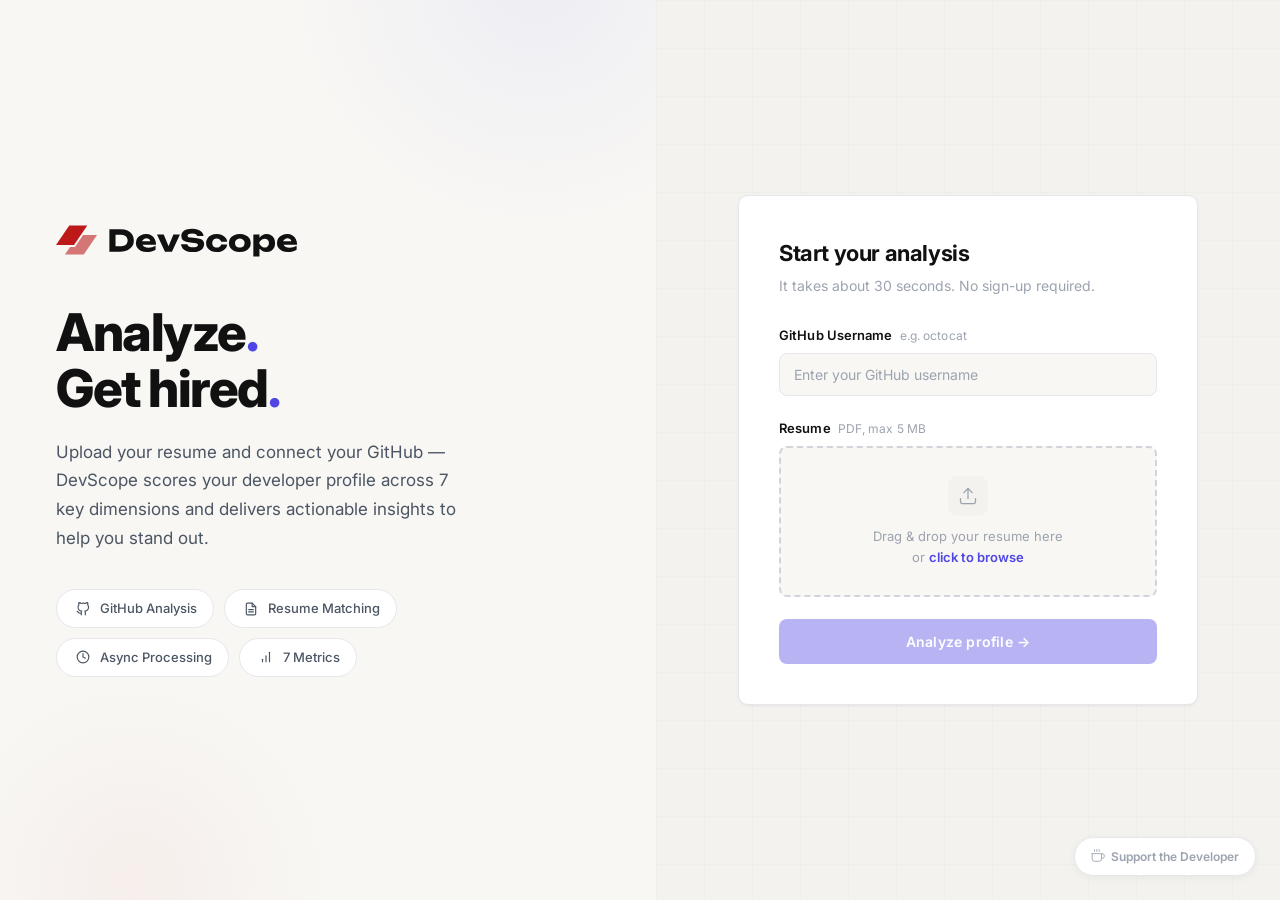
<file: src/main/resources/static/index.html>
<!DOCTYPE html>
<html lang="en">
<head>
  <meta charset="UTF-8">
  <meta name="viewport" content="width=device-width, initial-scale=1.0">
  <title>DevScope - Analyze Your Developer Profile</title>
  <link rel="icon" type="image/svg+xml" href="/favicon.svg">
  <meta name="description" content="DevScope analyzes your GitHub profile and resume to generate a comprehensive developer score with actionable suggestions for career growth.">
  <link rel="stylesheet" href="styles.css">
</head>
<body>

  <div class="split-layout">
    <!-- ════════════════════════════════════════════════════════════════
         LEFT COLUMN — Hero / Marketing
         ════════════════════════════════════════════════════════════════ -->
    <div class="split-left">
      <div class="left-content">

        <!-- Brand Logo (SVG) -->
        <div class="brand-logo">
          <svg data-logo="logo" xmlns="http://www.w3.org/2000/svg" viewBox="0 0 282.5899963378906 39.775" width="282.5899963378906" height="39.775">
            <g id="logogram" transform="translate(0, 2.8874999999999993) rotate(0 24 17)"><path d="M15.4992 0H36.5808L21.0816 22.9729H0L15.4992 0Z" fill="#BE1919"/><path d="M16.4224 25.102L10.4192 34H32.5008L48 11.0271H31.7024L22.2064 25.102H16.4224Z" fill="#D57676"/></g>
            <g id="logotype" transform="translate(54, 0.5)"><path fill="#111111" d="M8.45 6.75L21.54 6.75Q26.20 6.75 29.71 8.38Q33.23 10.00 35.17 12.96Q37.12 15.92 37.12 19.88L37.12 19.88Q37.12 23.83 35.17 26.79Q33.23 29.75 29.71 31.37Q26.20 33 21.54 33L21.54 33L8.45 33L8.45 6.75ZM15.66 9.79L15.66 29.95L12.20 26.56L22.10 26.56Q24.45 26.56 26.18 25.74Q27.91 24.91 28.86 23.41Q29.80 21.91 29.80 19.88L29.80 19.88Q29.80 17.81 28.86 16.32Q27.91 14.83 26.18 14.01Q24.45 13.19 22.10 13.19L22.10 13.19L12.20 13.19L15.66 9.79ZM52.10 33.56L52.10 33.56Q48.46 33.56 45.60 32.23Q42.75 30.90 41.11 28.50Q39.46 26.11 39.46 22.92L39.46 22.92Q39.46 19.80 41.04 17.44Q42.61 15.08 45.36 13.75Q48.11 12.42 51.57 12.42L51.57 12.42Q55.18 12.42 57.71 13.98Q60.25 15.53 61.63 18.37Q63.02 21.20 63.02 25.05L63.02 25.05L45.24 25.05L45.24 20.75L58.99 20.75L56.65 22.25Q56.51 20.71 55.88 19.65Q55.25 18.58 54.21 18.02Q53.18 17.46 51.75 17.46L51.75 17.46Q50.17 17.46 49.05 18.09Q47.93 18.72 47.30 19.82Q46.67 20.92 46.67 22.39L46.67 22.39Q46.67 24.28 47.53 25.60Q48.39 26.91 50.05 27.61Q51.71 28.31 54.13 28.31L54.13 28.31Q56.33 28.31 58.52 27.73Q60.71 27.16 62.49 26.11L62.49 26.11L62.49 30.66Q60.43 32.05 57.78 32.81Q55.14 33.56 52.10 33.56ZM72.05 13.01L78.87 29.61L76.42 29.57L83.35 13.01L90.98 13.01L81.64 33L73.48 33L64.14 13.01L72.05 13.01ZM92.28 24.39L92.28 24.39L99.66 24.39Q99.84 25.48 100.68 26.28Q101.52 27.09 102.93 27.52Q104.35 27.96 106.28 27.96L106.28 27.96Q108.94 27.96 110.48 27.28Q112.02 26.59 112.02 25.27L112.02 25.27Q112.02 24.25 111.14 23.69Q110.27 23.13 107.78 22.88L107.78 22.88L102.88 22.43Q97.46 21.94 95.01 19.96Q92.56 17.98 92.56 14.63L92.56 14.63Q92.56 11.89 94.15 10.00Q95.74 8.11 98.63 7.15Q101.52 6.19 105.37 6.19L105.37 6.19Q109.15 6.19 112.09 7.26Q115.03 8.32 116.76 10.28Q118.49 12.24 118.63 14.83L118.63 14.83L111.28 14.83Q111.14 13.89 110.39 13.21Q109.64 12.52 108.34 12.16Q107.05 11.79 105.23 11.79L105.23 11.79Q102.78 11.79 101.34 12.44Q99.91 13.08 99.91 14.34L99.91 14.34Q99.91 15.25 100.76 15.81Q101.62 16.38 103.86 16.58L103.86 16.58L109.08 17.11Q112.82 17.46 115.06 18.32Q117.30 19.17 118.32 20.68Q119.33 22.18 119.33 24.42L119.33 24.42Q119.33 27.19 117.69 29.24Q116.04 31.29 113.07 32.42Q110.09 33.56 106.14 33.56L106.14 33.56Q102.08 33.56 98.98 32.42Q95.88 31.29 94.13 29.20Q92.38 27.12 92.28 24.39ZM139.21 24.56L146.31 24.56Q146.04 27.26 144.36 29.29Q142.68 31.32 140.00 32.44Q137.32 33.56 134.00 33.56L134.00 33.56Q130.32 33.56 127.52 32.23Q124.72 30.90 123.15 28.52Q121.57 26.14 121.57 23.02L121.57 23.02Q121.57 19.88 123.15 17.49Q124.72 15.11 127.52 13.77Q130.32 12.42 134.00 12.42L134.00 12.42Q137.32 12.42 140.00 13.56Q142.68 14.69 144.36 16.71Q146.04 18.72 146.31 21.45L146.31 21.45L139.21 21.45Q138.83 19.66 137.43 18.70Q136.03 17.74 134.00 17.74L134.00 17.74Q132.42 17.74 131.25 18.35Q130.08 18.96 129.43 20.14Q128.78 21.31 128.78 23.02L128.78 23.02Q128.78 24.70 129.43 25.88Q130.08 27.05 131.25 27.66Q132.42 28.27 134.00 28.27L134.00 28.27Q136.03 28.27 137.44 27.26Q138.86 26.24 139.21 24.56L139.21 24.56ZM161.05 33.56L161.05 33.56Q157.20 33.56 154.33 32.25Q151.46 30.93 149.85 28.54Q148.24 26.14 148.24 23.02L148.24 23.02Q148.24 19.84 149.85 17.46Q151.46 15.08 154.33 13.75Q157.20 12.42 161.05 12.42L161.05 12.42Q164.87 12.42 167.75 13.75Q170.64 15.08 172.25 17.46Q173.86 19.84 173.86 23.02L173.86 23.02Q173.86 26.14 172.25 28.54Q170.64 30.93 167.75 32.25Q164.87 33.56 161.05 33.56ZM161.05 28.27L161.05 28.27Q162.80 28.27 164.04 27.64Q165.28 27.02 165.95 25.82Q166.62 24.63 166.62 23.02L166.62 23.02Q166.62 21.34 165.95 20.17Q165.28 19 164.04 18.37Q162.80 17.74 161.05 17.74L161.05 17.74Q159.30 17.74 158.04 18.37Q156.78 19 156.12 20.17Q155.45 21.34 155.45 22.99L155.45 22.99Q155.45 24.63 156.12 25.82Q156.78 27.02 158.04 27.64Q159.30 28.27 161.05 28.27ZM176.87 38.77L176.87 13.01L184.04 13.01L184.04 18.75L183.73 19.59L183.73 25.20L184.04 26.84L184.04 38.77L176.87 38.77ZM181.77 23.02L181.77 23.02Q182.22 19.77 183.68 17.41Q185.13 15.04 187.37 13.73Q189.61 12.42 192.44 12.42L192.44 12.42Q195.38 12.42 197.61 13.75Q199.83 15.08 201.07 17.46Q202.31 19.84 202.31 23.02L202.31 23.02Q202.31 26.14 201.07 28.54Q199.83 30.93 197.61 32.25Q195.38 33.56 192.44 33.56L192.44 33.56Q189.61 33.56 187.37 32.25Q185.13 30.93 183.69 28.55Q182.26 26.17 181.77 23.02ZM195.10 23.02L195.10 23.02Q195.10 21.52 194.49 20.36Q193.88 19.21 192.78 18.54Q191.68 17.88 190.28 17.88L190.28 17.88Q188.84 17.88 187.54 18.54Q186.25 19.21 185.27 20.36Q184.29 21.52 183.76 23.02L183.76 23.02Q184.29 24.49 185.27 25.65Q186.25 26.80 187.54 27.45Q188.84 28.10 190.28 28.10L190.28 28.10Q191.68 28.10 192.78 27.45Q193.88 26.80 194.49 25.65Q195.10 24.49 195.10 23.02ZM217.12 33.56L217.12 33.56Q213.48 33.56 210.63 32.23Q207.78 30.90 206.13 28.50Q204.49 26.11 204.49 22.92L204.49 22.92Q204.49 19.80 206.06 17.44Q207.63 15.08 210.38 13.75Q213.13 12.42 216.59 12.42L216.59 12.42Q220.20 12.42 222.74 13.98Q225.28 15.53 226.66 18.37Q228.04 21.20 228.04 25.05L228.04 25.05L210.26 25.05L210.26 20.75L224.02 20.75L221.67 22.25Q221.53 20.71 220.90 19.65Q220.27 18.58 219.24 18.02Q218.21 17.46 216.77 17.46L216.77 17.46Q215.19 17.46 214.07 18.09Q212.96 18.72 212.32 19.82Q211.69 20.92 211.69 22.39L211.69 22.39Q211.69 24.28 212.55 25.60Q213.41 26.91 215.07 27.61Q216.74 28.31 219.15 28.31L219.15 28.31Q221.36 28.31 223.54 27.73Q225.73 27.16 227.52 26.11L227.52 26.11L227.52 30.66Q225.45 32.05 222.81 32.81Q220.16 33.56 217.12 33.56Z"/></g>
          </svg>
        </div>

        <!-- Headline -->
        <h1 class="hero-headline">
          Analyze<span class="accent-dot">.</span><br>
          Get hired<span class="accent-dot">.</span>
        </h1>

        <!-- Body -->
        <p class="hero-body">
          Upload your resume and connect your GitHub — DevScope scores your developer profile across 7 key dimensions and delivers actionable insights to help you stand out.
        </p>

        <!-- Feature Badges -->
        <div class="feature-badges">
          <span class="badge">
            <span class="badge-icon">
              <svg width="14" height="14" viewBox="0 0 24 24" fill="none" stroke="currentColor" stroke-width="2" stroke-linecap="round" stroke-linejoin="round"><path d="M9 19c-5 1.5-5-2.5-7-3m14 6v-3.87a3.37 3.37 0 0 0-.94-2.61c3.14-.35 6.44-1.54 6.44-7A5.44 5.44 0 0 0 20 4.77 5.07 5.07 0 0 0 19.91 1S18.73.65 16 2.48a13.38 13.38 0 0 0-7 0C6.27.65 5.09 1 5.09 1A5.07 5.07 0 0 0 5 4.77a5.44 5.44 0 0 0-1.5 3.78c0 5.42 3.3 6.61 6.44 7A3.37 3.37 0 0 0 9 18.13V22"/></svg>
            </span>
            GitHub Analysis
          </span>
          <span class="badge">
            <span class="badge-icon">
              <svg width="14" height="14" viewBox="0 0 24 24" fill="none" stroke="currentColor" stroke-width="2" stroke-linecap="round" stroke-linejoin="round"><path d="M14 2H6a2 2 0 0 0-2 2v16a2 2 0 0 0 2 2h12a2 2 0 0 0 2-2V8z"/><polyline points="14 2 14 8 20 8"/><line x1="16" y1="13" x2="8" y2="13"/><line x1="16" y1="17" x2="8" y2="17"/></svg>
            </span>
            Resume Matching
          </span>
          <span class="badge">
            <span class="badge-icon">
              <svg width="14" height="14" viewBox="0 0 24 24" fill="none" stroke="currentColor" stroke-width="2" stroke-linecap="round" stroke-linejoin="round"><circle cx="12" cy="12" r="10"/><polyline points="12 6 12 12 16 14"/></svg>
            </span>
            Async Processing
          </span>
          <span class="badge">
            <span class="badge-icon">
              <svg width="14" height="14" viewBox="0 0 24 24" fill="none" stroke="currentColor" stroke-width="2" stroke-linecap="round" stroke-linejoin="round"><path d="M12 20V10"/><path d="M18 20V4"/><path d="M6 20v-4"/></svg>
            </span>
            7 Metrics
          </span>
        </div>
      </div>
    </div>

    <!-- ════════════════════════════════════════════════════════════════
         RIGHT COLUMN — Form Card
         ════════════════════════════════════════════════════════════════ -->
    <div class="split-right">
      <div class="form-card" id="formCard">

        <h2 class="form-card-title">Start your analysis</h2>
        <p class="form-card-subtitle">It takes about 30 seconds. No sign-up required.</p>

        <!-- Error -->
        <div class="error-msg" id="errorMsg">
          <span class="err-icon">
            <svg width="16" height="16" viewBox="0 0 24 24" fill="none" stroke="currentColor" stroke-width="2" stroke-linecap="round" stroke-linejoin="round"><circle cx="12" cy="12" r="10"/><line x1="12" y1="8" x2="12" y2="12"/><line x1="12" y1="16" x2="12.01" y2="16"/></svg>
          </span>
          <span id="errorText">Something went wrong. Please try again.</span>
        </div>

        <!-- Form -->
        <form id="analyzeForm" autocomplete="off">
          <!-- GitHub Username -->
          <div class="form-group">
            <label class="form-label" for="githubUsername">
              GitHub Username
              <span class="form-hint">e.g. octocat</span>
            </label>
            <input
              type="text"
              id="githubUsername"
              class="text-input"
              placeholder="Enter your GitHub username"
              required
            >
          </div>

          <!-- Resume Upload -->
          <div class="form-group">
            <label class="form-label">
              Resume
              <span class="form-hint">PDF, max 5 MB</span>
            </label>
            <div class="drop-zone" id="dropZone">
              <div class="drop-zone-icon">
                <svg viewBox="0 0 24 24"><path d="M21 15v4a2 2 0 0 1-2 2H5a2 2 0 0 1-2-2v-4"/><polyline points="17 8 12 3 7 8"/><line x1="12" y1="3" x2="12" y2="15"/></svg>
              </div>
              <div class="drop-zone-text">
                Drag &amp; drop your resume here<br>
                or <strong>click to browse</strong>
              </div>
              <input type="file" id="resumeFile" accept=".pdf,application/pdf">
            </div>
            <div class="file-info" id="fileInfo">
              <svg width="14" height="14" viewBox="0 0 24 24" fill="none" stroke="currentColor" stroke-width="2.5" stroke-linecap="round" stroke-linejoin="round"><polyline points="20 6 9 17 4 12"/></svg>
              <span id="fileInfoText"></span>
            </div>
          </div>

          <!-- CTA -->
          <button type="submit" class="btn-cta" id="submitBtn" disabled>
            Analyze profile →
          </button>
        </form>

        <!-- Loading State -->
        <div class="form-loading" id="formLoading">
          <div class="spinner"></div>
          <div class="loading-title">Analyzing your profile…</div>
          <div class="loading-sub">Fetching GitHub data &amp; scoring. This may take a moment.</div>
        </div>

      </div>
    </div>
  </div>

  <!-- ══════════════════════════════════════════════════════════════════
       SCRIPT
       ══════════════════════════════════════════════════════════════════ -->
  <script>
    // ─── DOM ──────────────────────────────────────────────────────────
    const form         = document.getElementById('analyzeForm');
    const usernameIn   = document.getElementById('githubUsername');
    const resumeIn     = document.getElementById('resumeFile');
    const dropZone     = document.getElementById('dropZone');
    const fileInfo     = document.getElementById('fileInfo');
    const fileInfoText = document.getElementById('fileInfoText');
    const submitBtn    = document.getElementById('submitBtn');
    const formLoading  = document.getElementById('formLoading');
    const errorMsg     = document.getElementById('errorMsg');
    const errorText    = document.getElementById('errorText');

    // ─── Validation ──────────────────────────────────────────────────
    function validate() {
      const ok = usernameIn.value.trim().length > 0 && resumeIn.files.length > 0;
      submitBtn.disabled = !ok;
    }

    usernameIn.addEventListener('input', validate);

    resumeIn.addEventListener('change', () => {
      hideError();
      if (resumeIn.files.length > 0) {
        const file = resumeIn.files[0];

        if (file.size > 5 * 1024 * 1024) {
          showError('File size exceeds the 5MB limit. Please choose a smaller file.');
          resumeIn.value = '';
          fileInfo.classList.remove('visible');
          dropZone.classList.remove('has-file');
          validate();
          return;
        }

        fileInfoText.textContent = file.name;
        fileInfo.classList.add('visible');
        dropZone.classList.add('has-file');
      } else {
        fileInfo.classList.remove('visible');
        dropZone.classList.remove('has-file');
      }
      validate();
    });

    // ─── Drag & Drop ─────────────────────────────────────────────────
    dropZone.addEventListener('dragover', (e) => {
      e.preventDefault();
      dropZone.classList.add('drag-over');
    });
    dropZone.addEventListener('dragleave', () => {
      dropZone.classList.remove('drag-over');
    });
    dropZone.addEventListener('drop', (e) => {
      e.preventDefault();
      dropZone.classList.remove('drag-over');
      if (e.dataTransfer.files.length > 0) {
        resumeIn.files = e.dataTransfer.files;
        resumeIn.dispatchEvent(new Event('change'));
      }
    });

    // ─── Error Helpers ───────────────────────────────────────────────
    function showError(msg) {
      errorText.textContent = msg;
      errorMsg.classList.add('visible');
    }

    function hideError() {
      errorMsg.classList.remove('visible');
    }

    // ─── Form Submit ─────────────────────────────────────────────────
    form.addEventListener('submit', async (e) => {
      e.preventDefault();
      hideError();

      const username = usernameIn.value.trim();
      const file     = resumeIn.files[0];
      if (!username || !file) return;

      // Switch to loading
      form.style.display = 'none';
      formLoading.classList.add('visible');

      try {
        const formData = new FormData();
        formData.append('githubUsername', username);
        formData.append('resume', file);

        // CRITICAL: Do NOT set Content-Type header — let browser handle multipart boundary
        const res = await fetch('/api/analyze', {
          method: 'POST',
          body: formData,
        });

        if (!res.ok) {
          const errBody = await res.json().catch(() => null);
          throw new Error(errBody?.error || `Server returned ${res.status}`);
        }

        const data = await res.json();
        window.location.href = '/results.html?id=' + data.id;

      } catch (err) {
        form.style.display = 'block';
        formLoading.classList.remove('visible');
        showError(err.message || 'Failed to start analysis. Is the backend running?');
      }
    });
  </script>

  <!-- Support Link -->
  <a href="/support.html" class="support-link">
    <svg viewBox="0 0 24 24" fill="none" stroke="currentColor" stroke-width="1.5" stroke-linecap="round" stroke-linejoin="round"><path d="M18 8h1a4 4 0 0 1 0 8h-1"/><path d="M2 8h16v9a4 4 0 0 1-4 4H6a4 4 0 0 1-4-4V8z"/><path d="M6 1v3"/><path d="M10 1v3"/><path d="M14 1v3"/></svg>
    Support the Developer
  </a>

</body>
</html>
</file>
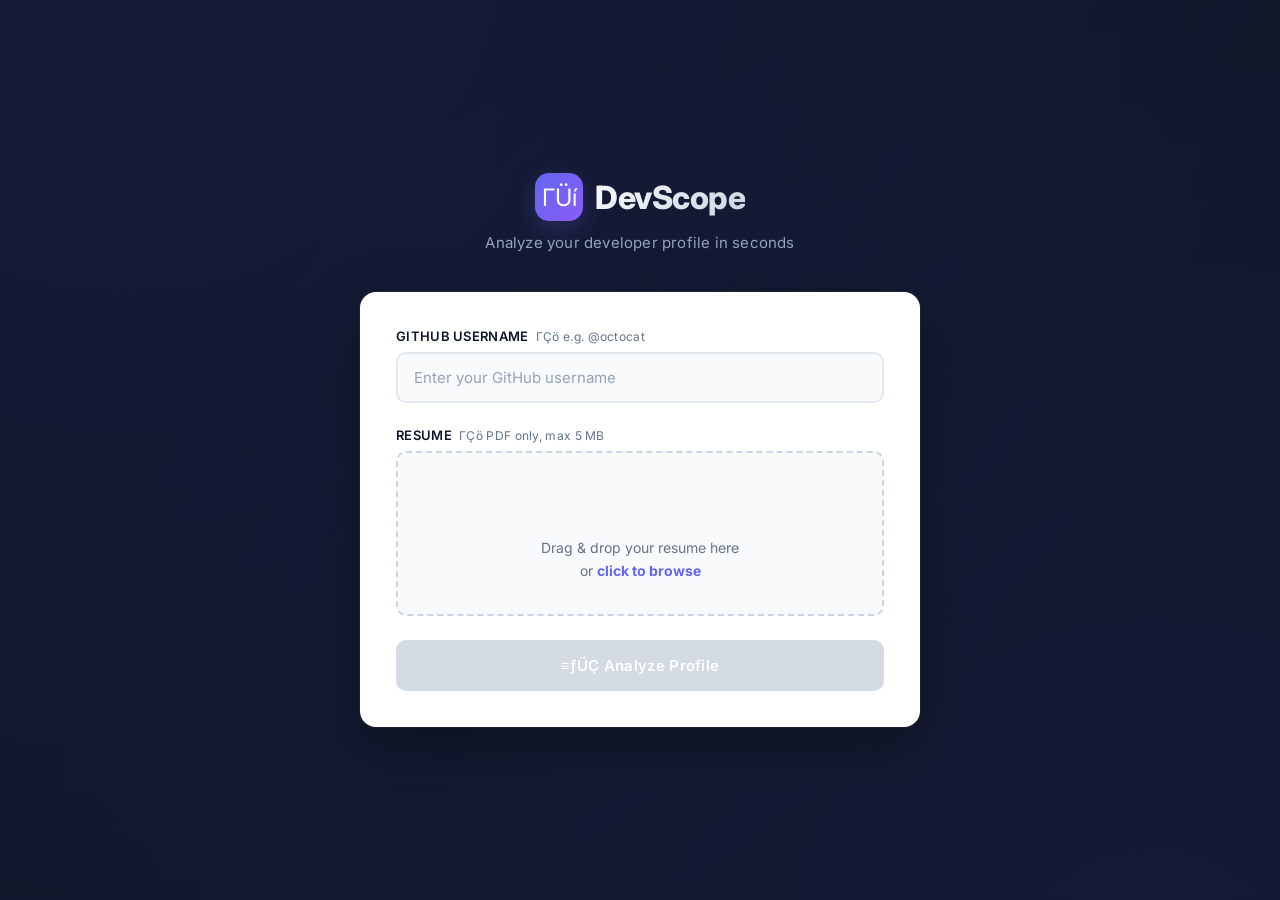
<file: backups/github_index.html>
﻿<!DOCTYPE html>
<html lang="en">
<head>
    <meta charset="UTF-8">
    <meta name="viewport" content="width=device-width, initial-scale=1.0">
    <title>DevScope ΓÇö Analyze Your Developer Profile</title>
    <meta name="description" content="DevScope analyzes your GitHub profile and resume to generate a comprehensive developer score with actionable suggestions.">
    <link rel="preconnect" href="https://fonts.googleapis.com">
    <link rel="preconnect" href="https://fonts.gstatic.com" crossorigin>
    <link href="https://fonts.googleapis.com/css2?family=Inter:wght@300;400;500;600;700;800&display=swap" rel="stylesheet">
    <style>
        /* ΓöÇΓöÇΓöÇ Reset & Base ΓöÇΓöÇΓöÇΓöÇΓöÇΓöÇΓöÇΓöÇΓöÇΓöÇΓöÇΓöÇΓöÇΓöÇΓöÇΓöÇΓöÇΓöÇΓöÇΓöÇΓöÇΓöÇΓöÇΓöÇΓöÇΓöÇΓöÇΓöÇΓöÇΓöÇΓöÇΓöÇΓöÇΓöÇΓöÇΓöÇΓöÇΓöÇΓöÇΓöÇΓöÇΓöÇ */
        *, *::before, *::after {
            margin: 0;
            padding: 0;
            box-sizing: border-box;
        }

        :root {
            --bg-primary: #0f172a;
            --bg-secondary: #1e293b;
            --bg-card: #ffffff;
            --accent: #6366f1;
            --accent-hover: #4f46e5;
            --accent-glow: rgba(99, 102, 241, 0.25);
            --text-primary: #f8fafc;
            --text-secondary: #94a3b8;
            --text-dark: #0f172a;
            --text-muted: #64748b;
            --border: #334155;
            --error: #ef4444;
            --error-bg: rgba(239, 68, 68, 0.1);
            --success: #22c55e;
            --radius: 16px;
            --radius-sm: 10px;
            --transition: 0.3s cubic-bezier(0.4, 0, 0.2, 1);
        }

        body {
            font-family: 'Inter', -apple-system, BlinkMacSystemFont, sans-serif;
            background: var(--bg-primary);
            color: var(--text-primary);
            min-height: 100vh;
            display: flex;
            align-items: center;
            justify-content: center;
            padding: 24px;
            overflow-x: hidden;
        }

        /* ΓöÇΓöÇΓöÇ Animated Background ΓöÇΓöÇΓöÇΓöÇΓöÇΓöÇΓöÇΓöÇΓöÇΓöÇΓöÇΓöÇΓöÇΓöÇΓöÇΓöÇΓöÇΓöÇΓöÇΓöÇΓöÇΓöÇΓöÇΓöÇΓöÇΓöÇΓöÇΓöÇΓöÇΓöÇΓöÇΓöÇΓöÇΓöÇΓöÇ */
        body::before {
            content: '';
            position: fixed;
            top: -50%;
            left: -50%;
            width: 200%;
            height: 200%;
            background: radial-gradient(circle at 30% 20%, rgba(99, 102, 241, 0.08) 0%, transparent 50%),
                        radial-gradient(circle at 70% 80%, rgba(139, 92, 246, 0.06) 0%, transparent 50%);
            animation: bgDrift 20s ease-in-out infinite alternate;
            z-index: -1;
        }

        @keyframes bgDrift {
            0% { transform: translate(0, 0) rotate(0deg); }
            100% { transform: translate(-3%, -3%) rotate(2deg); }
        }

        /* ΓöÇΓöÇΓöÇ Container ΓöÇΓöÇΓöÇΓöÇΓöÇΓöÇΓöÇΓöÇΓöÇΓöÇΓöÇΓöÇΓöÇΓöÇΓöÇΓöÇΓöÇΓöÇΓöÇΓöÇΓöÇΓöÇΓöÇΓöÇΓöÇΓöÇΓöÇΓöÇΓöÇΓöÇΓöÇΓöÇΓöÇΓöÇΓöÇΓöÇΓöÇΓöÇΓöÇΓöÇΓöÇΓöÇΓöÇΓöÇΓöÇ */
        .container {
            width: 100%;
            max-width: 560px;
            animation: fadeSlideUp 0.7s ease-out;
        }

        @keyframes fadeSlideUp {
            from {
                opacity: 0;
                transform: translateY(30px);
            }
            to {
                opacity: 1;
                transform: translateY(0);
            }
        }

        /* ΓöÇΓöÇΓöÇ Header ΓöÇΓöÇΓöÇΓöÇΓöÇΓöÇΓöÇΓöÇΓöÇΓöÇΓöÇΓöÇΓöÇΓöÇΓöÇΓöÇΓöÇΓöÇΓöÇΓöÇΓöÇΓöÇΓöÇΓöÇΓöÇΓöÇΓöÇΓöÇΓöÇΓöÇΓöÇΓöÇΓöÇΓöÇΓöÇΓöÇΓöÇΓöÇΓöÇΓöÇΓöÇΓöÇΓöÇΓöÇΓöÇΓöÇΓöÇΓöÇ */
        .header {
            text-align: center;
            margin-bottom: 40px;
        }

        .logo {
            display: inline-flex;
            align-items: center;
            gap: 12px;
            margin-bottom: 12px;
        }

        .logo-icon {
            width: 48px;
            height: 48px;
            background: linear-gradient(135deg, var(--accent), #8b5cf6);
            border-radius: 14px;
            display: flex;
            align-items: center;
            justify-content: center;
            font-size: 24px;
            box-shadow: 0 8px 24px var(--accent-glow);
        }

        .logo-text {
            font-size: 32px;
            font-weight: 800;
            letter-spacing: -0.5px;
            background: linear-gradient(135deg, #f8fafc, #cbd5e1);
            -webkit-background-clip: text;
            -webkit-text-fill-color: transparent;
            background-clip: text;
        }

        .subtitle {
            color: var(--text-secondary);
            font-size: 15px;
            font-weight: 400;
            letter-spacing: 0.2px;
        }

        /* ΓöÇΓöÇΓöÇ Card ΓöÇΓöÇΓöÇΓöÇΓöÇΓöÇΓöÇΓöÇΓöÇΓöÇΓöÇΓöÇΓöÇΓöÇΓöÇΓöÇΓöÇΓöÇΓöÇΓöÇΓöÇΓöÇΓöÇΓöÇΓöÇΓöÇΓöÇΓöÇΓöÇΓöÇΓöÇΓöÇΓöÇΓöÇΓöÇΓöÇΓöÇΓöÇΓöÇΓöÇΓöÇΓöÇΓöÇΓöÇΓöÇΓöÇΓöÇΓöÇΓöÇΓöÇ */
        .card {
            background: var(--bg-card);
            border-radius: var(--radius);
            padding: 36px;
            box-shadow: 0 20px 60px rgba(0, 0, 0, 0.3),
                        0 0 0 1px rgba(255, 255, 255, 0.05);
        }

        /* ΓöÇΓöÇΓöÇ Form ΓöÇΓöÇΓöÇΓöÇΓöÇΓöÇΓöÇΓöÇΓöÇΓöÇΓöÇΓöÇΓöÇΓöÇΓöÇΓöÇΓöÇΓöÇΓöÇΓöÇΓöÇΓöÇΓöÇΓöÇΓöÇΓöÇΓöÇΓöÇΓöÇΓöÇΓöÇΓöÇΓöÇΓöÇΓöÇΓöÇΓöÇΓöÇΓöÇΓöÇΓöÇΓöÇΓöÇΓöÇΓöÇΓöÇΓöÇΓöÇΓöÇΓöÇ */
        .form-group {
            margin-bottom: 24px;
        }

        .form-label {
            display: block;
            font-size: 13px;
            font-weight: 600;
            color: var(--text-dark);
            margin-bottom: 8px;
            letter-spacing: 0.3px;
            text-transform: uppercase;
        }

        .form-hint {
            font-size: 12px;
            color: var(--text-muted);
            font-weight: 400;
            text-transform: none;
            margin-left: 4px;
        }

        .text-input {
            width: 100%;
            padding: 14px 16px;
            font-family: 'Inter', sans-serif;
            font-size: 15px;
            color: var(--text-dark);
            background: #f8fafc;
            border: 2px solid #e2e8f0;
            border-radius: var(--radius-sm);
            outline: none;
            transition: var(--transition);
        }

        .text-input::placeholder {
            color: #94a3b8;
        }

        .text-input:focus {
            border-color: var(--accent);
            box-shadow: 0 0 0 4px var(--accent-glow);
            background: #fff;
        }

        /* ΓöÇΓöÇΓöÇ Drop Zone ΓöÇΓöÇΓöÇΓöÇΓöÇΓöÇΓöÇΓöÇΓöÇΓöÇΓöÇΓöÇΓöÇΓöÇΓöÇΓöÇΓöÇΓöÇΓöÇΓöÇΓöÇΓöÇΓöÇΓöÇΓöÇΓöÇΓöÇΓöÇΓöÇΓöÇΓöÇΓöÇΓöÇΓöÇΓöÇΓöÇΓöÇΓöÇΓöÇΓöÇΓöÇΓöÇΓöÇΓöÇΓöÇ */
        .drop-zone {
            position: relative;
            border: 2px dashed #cbd5e1;
            border-radius: var(--radius-sm);
            padding: 32px 16px;
            text-align: center;
            cursor: pointer;
            transition: var(--transition);
            background: #f8fafc;
        }

        .drop-zone:hover,
        .drop-zone.drag-over {
            border-color: var(--accent);
            background: rgba(99, 102, 241, 0.04);
            box-shadow: 0 0 0 4px var(--accent-glow);
        }

        .drop-zone.has-file {
            border-color: var(--success);
            border-style: solid;
            background: rgba(34, 197, 94, 0.04);
        }

        .drop-zone-icon {
            font-size: 36px;
            margin-bottom: 8px;
            display: block;
        }

        .drop-zone-text {
            font-size: 14px;
            color: var(--text-muted);
            line-height: 1.6;
        }

        .drop-zone-text strong {
            color: var(--accent);
        }

        .drop-zone input[type="file"] {
            position: absolute;
            inset: 0;
            width: 100%;
            height: 100%;
            opacity: 0;
            cursor: pointer;
        }

        .file-name {
            display: flex;
            align-items: center;
            justify-content: center;
            gap: 8px;
            margin-top: 12px;
            font-size: 13px;
            font-weight: 500;
            color: var(--success);
        }

        .file-name.hidden {
            display: none;
        }

        /* ΓöÇΓöÇΓöÇ Button ΓöÇΓöÇΓöÇΓöÇΓöÇΓöÇΓöÇΓöÇΓöÇΓöÇΓöÇΓöÇΓöÇΓöÇΓöÇΓöÇΓöÇΓöÇΓöÇΓöÇΓöÇΓöÇΓöÇΓöÇΓöÇΓöÇΓöÇΓöÇΓöÇΓöÇΓöÇΓöÇΓöÇΓöÇΓöÇΓöÇΓöÇΓöÇΓöÇΓöÇΓöÇΓöÇΓöÇΓöÇΓöÇΓöÇΓöÇΓöÇ */
        .btn-primary {
            width: 100%;
            padding: 16px;
            font-family: 'Inter', sans-serif;
            font-size: 15px;
            font-weight: 600;
            color: #fff;
            background: linear-gradient(135deg, var(--accent), #8b5cf6);
            border: none;
            border-radius: var(--radius-sm);
            cursor: pointer;
            transition: var(--transition);
            letter-spacing: 0.3px;
            position: relative;
            overflow: hidden;
        }

        .btn-primary::before {
            content: '';
            position: absolute;
            inset: 0;
            background: linear-gradient(135deg, rgba(255,255,255,0.1), transparent);
            opacity: 0;
            transition: var(--transition);
        }

        .btn-primary:hover:not(:disabled)::before {
            opacity: 1;
        }

        .btn-primary:hover:not(:disabled) {
            transform: translateY(-2px);
            box-shadow: 0 8px 24px var(--accent-glow);
        }

        .btn-primary:active:not(:disabled) {
            transform: translateY(0);
        }

        .btn-primary:disabled {
            opacity: 0.4;
            cursor: not-allowed;
            background: #94a3b8;
        }

        /* ΓöÇΓöÇΓöÇ Loading State ΓöÇΓöÇΓöÇΓöÇΓöÇΓöÇΓöÇΓöÇΓöÇΓöÇΓöÇΓöÇΓöÇΓöÇΓöÇΓöÇΓöÇΓöÇΓöÇΓöÇΓöÇΓöÇΓöÇΓöÇΓöÇΓöÇΓöÇΓöÇΓöÇΓöÇΓöÇΓöÇΓöÇΓöÇΓöÇΓöÇΓöÇΓöÇΓöÇΓöÇΓöÇ */
        .loading-overlay {
            display: none;
            flex-direction: column;
            align-items: center;
            gap: 20px;
            padding: 48px 16px;
        }

        .loading-overlay.visible {
            display: flex;
        }

        .spinner {
            width: 48px;
            height: 48px;
            border: 4px solid #e2e8f0;
            border-top-color: var(--accent);
            border-radius: 50%;
            animation: spin 0.8s linear infinite;
        }

        @keyframes spin {
            to { transform: rotate(360deg); }
        }

        .loading-text {
            font-size: 15px;
            font-weight: 500;
            color: var(--text-muted);
        }

        .loading-sub {
            font-size: 12px;
            color: #94a3b8;
            margin-top: -12px;
        }

        /* ΓöÇΓöÇΓöÇ Error ΓöÇΓöÇΓöÇΓöÇΓöÇΓöÇΓöÇΓöÇΓöÇΓöÇΓöÇΓöÇΓöÇΓöÇΓöÇΓöÇΓöÇΓöÇΓöÇΓöÇΓöÇΓöÇΓöÇΓöÇΓöÇΓöÇΓöÇΓöÇΓöÇΓöÇΓöÇΓöÇΓöÇΓöÇΓöÇΓöÇΓöÇΓöÇΓöÇΓöÇΓöÇΓöÇΓöÇΓöÇΓöÇΓöÇΓöÇΓöÇΓöÇ */
        .error-msg {
            display: none;
            align-items: center;
            gap: 10px;
            padding: 14px 16px;
            background: var(--error-bg);
            border: 1px solid rgba(239, 68, 68, 0.2);
            border-radius: var(--radius-sm);
            font-size: 13px;
            color: var(--error);
            margin-bottom: 20px;
            line-height: 1.5;
        }

        .error-msg.visible {
            display: flex;
        }

        .error-msg span.icon {
            font-size: 18px;
            flex-shrink: 0;
        }

        /* ΓöÇΓöÇΓöÇ Footer ΓöÇΓöÇΓöÇΓöÇΓöÇΓöÇΓöÇΓöÇΓöÇΓöÇΓöÇΓöÇΓöÇΓöÇΓöÇΓöÇΓöÇΓöÇΓöÇΓöÇΓöÇΓöÇΓöÇΓöÇΓöÇΓöÇΓöÇΓöÇΓöÇΓöÇΓöÇΓöÇΓöÇΓöÇΓöÇΓöÇΓöÇΓöÇΓöÇΓöÇΓöÇΓöÇΓöÇΓöÇΓöÇΓöÇΓöÇΓöÇ */
        .footer {
            text-align: center;
            margin-top: 28px;
            font-size: 12px;
            color: var(--text-secondary);
        }

        .footer a {
            color: var(--accent);
            text-decoration: none;
        }

        /* ΓöÇΓöÇΓöÇ Responsive ΓöÇΓöÇΓöÇΓöÇΓöÇΓöÇΓöÇΓöÇΓöÇΓöÇΓöÇΓöÇΓöÇΓöÇΓöÇΓöÇΓöÇΓöÇΓöÇΓöÇΓöÇΓöÇΓöÇΓöÇΓöÇΓöÇΓöÇΓöÇΓöÇΓöÇΓöÇΓöÇΓöÇΓöÇΓöÇΓöÇΓöÇΓöÇΓöÇΓöÇΓöÇΓöÇΓöÇΓöÇ */
        @media (max-width: 480px) {
            body {
                padding: 16px;
                align-items: flex-start;
                padding-top: 40px;
            }
            .card {
                padding: 24px;
            }
            .logo-text {
                font-size: 26px;
            }
            .logo-icon {
                width: 40px;
                height: 40px;
                font-size: 20px;
            }
        }
    </style>
</head>
<body>
    <div class="container">
        <!-- Header -->
        <div class="header">
            <div class="logo">
                <div class="logo-icon">ΓÜí</div>
                <span class="logo-text">DevScope</span>
            </div>
            <p class="subtitle">Analyze your developer profile in seconds</p>
        </div>

        <!-- Card -->
        <div class="card">
            <!-- Error -->
            <div class="error-msg" id="errorMsg">
                <span class="icon">ΓÜá∩╕Å</span>
                <span id="errorText">Something went wrong. Please try again.</span>
            </div>

            <!-- Form -->
            <form id="analyzeForm" autocomplete="off">
                <!-- GitHub Username -->
                <div class="form-group">
                    <label class="form-label" for="githubUsername">
                        GitHub Username
                        <span class="form-hint">ΓÇö e.g. @octocat</span>
                    </label>
                    <input
                        type="text"
                        id="githubUsername"
                        class="text-input"
                        placeholder="Enter your GitHub username"
                        required
                    >
                </div>

                <!-- Resume Upload -->
                <div class="form-group">
                    <label class="form-label">
                        Resume
                        <span class="form-hint">ΓÇö PDF only, max 5 MB</span>
                    </label>
                    <div class="drop-zone" id="dropZone">
                        <span class="drop-zone-icon">≡ƒôä</span>
                        <div class="drop-zone-text">
                            Drag & drop your resume here<br>
                            or <strong>click to browse</strong>
                        </div>
                        <input type="file" id="resumeFile" accept=".pdf,application/pdf">
                    </div>
                    <div class="file-name hidden" id="fileName">
                        <span>Γ£à</span>
                        <span id="fileNameText"></span>
                    </div>
                </div>

                <!-- Submit -->
                <button type="submit" class="btn-primary" id="submitBtn" disabled>
                    ≡ƒÜÇ Analyze Profile
                </button>
            </form>

            <!-- Loading -->
            <div class="loading-overlay" id="loadingOverlay">
                <div class="spinner"></div>
                <div class="loading-text">Analyzing your profileΓÇª</div>
                <div class="loading-sub">Fetching GitHub data & scoring. This may take a moment.</div>
            </div>
        </div>


    </div>

    <script>
        // ΓòÉΓòÉΓòÉΓòÉΓòÉΓòÉΓòÉΓòÉΓòÉΓòÉΓòÉΓòÉΓòÉΓòÉΓòÉΓòÉΓòÉΓòÉΓòÉΓòÉΓòÉΓòÉΓòÉΓòÉΓòÉΓòÉΓòÉΓòÉΓòÉΓòÉΓòÉΓòÉΓòÉΓòÉΓòÉΓòÉΓòÉΓòÉΓòÉΓòÉΓòÉΓòÉΓòÉΓòÉΓòÉΓòÉΓòÉΓòÉΓòÉΓòÉΓòÉΓòÉΓòÉΓòÉΓòÉΓòÉΓòÉΓòÉΓòÉΓòÉΓòÉΓòÉΓòÉ
        //  Configuration
        // ΓòÉΓòÉΓòÉΓòÉΓòÉΓòÉΓòÉΓòÉΓòÉΓòÉΓòÉΓòÉΓòÉΓòÉΓòÉΓòÉΓòÉΓòÉΓòÉΓòÉΓòÉΓòÉΓòÉΓòÉΓòÉΓòÉΓòÉΓòÉΓòÉΓòÉΓòÉΓòÉΓòÉΓòÉΓòÉΓòÉΓòÉΓòÉΓòÉΓòÉΓòÉΓòÉΓòÉΓòÉΓòÉΓòÉΓòÉΓòÉΓòÉΓòÉΓòÉΓòÉΓòÉΓòÉΓòÉΓòÉΓòÉΓòÉΓòÉΓòÉΓòÉΓòÉΓòÉ
        const API_BASE_URL = 'http://localhost:8080';

        // ΓòÉΓòÉΓòÉΓòÉΓòÉΓòÉΓòÉΓòÉΓòÉΓòÉΓòÉΓòÉΓòÉΓòÉΓòÉΓòÉΓòÉΓòÉΓòÉΓòÉΓòÉΓòÉΓòÉΓòÉΓòÉΓòÉΓòÉΓòÉΓòÉΓòÉΓòÉΓòÉΓòÉΓòÉΓòÉΓòÉΓòÉΓòÉΓòÉΓòÉΓòÉΓòÉΓòÉΓòÉΓòÉΓòÉΓòÉΓòÉΓòÉΓòÉΓòÉΓòÉΓòÉΓòÉΓòÉΓòÉΓòÉΓòÉΓòÉΓòÉΓòÉΓòÉΓòÉ
        //  DOM References
        // ΓòÉΓòÉΓòÉΓòÉΓòÉΓòÉΓòÉΓòÉΓòÉΓòÉΓòÉΓòÉΓòÉΓòÉΓòÉΓòÉΓòÉΓòÉΓòÉΓòÉΓòÉΓòÉΓòÉΓòÉΓòÉΓòÉΓòÉΓòÉΓòÉΓòÉΓòÉΓòÉΓòÉΓòÉΓòÉΓòÉΓòÉΓòÉΓòÉΓòÉΓòÉΓòÉΓòÉΓòÉΓòÉΓòÉΓòÉΓòÉΓòÉΓòÉΓòÉΓòÉΓòÉΓòÉΓòÉΓòÉΓòÉΓòÉΓòÉΓòÉΓòÉΓòÉΓòÉ
        const form           = document.getElementById('analyzeForm');
        const usernameInput  = document.getElementById('githubUsername');
        const resumeInput    = document.getElementById('resumeFile');
        const dropZone       = document.getElementById('dropZone');
        const fileNameEl     = document.getElementById('fileName');
        const fileNameText   = document.getElementById('fileNameText');
        const submitBtn      = document.getElementById('submitBtn');
        const loadingOverlay = document.getElementById('loadingOverlay');
        const errorMsg       = document.getElementById('errorMsg');
        const errorText      = document.getElementById('errorText');

        // ΓòÉΓòÉΓòÉΓòÉΓòÉΓòÉΓòÉΓòÉΓòÉΓòÉΓòÉΓòÉΓòÉΓòÉΓòÉΓòÉΓòÉΓòÉΓòÉΓòÉΓòÉΓòÉΓòÉΓòÉΓòÉΓòÉΓòÉΓòÉΓòÉΓòÉΓòÉΓòÉΓòÉΓòÉΓòÉΓòÉΓòÉΓòÉΓòÉΓòÉΓòÉΓòÉΓòÉΓòÉΓòÉΓòÉΓòÉΓòÉΓòÉΓòÉΓòÉΓòÉΓòÉΓòÉΓòÉΓòÉΓòÉΓòÉΓòÉΓòÉΓòÉΓòÉΓòÉ
        //  Validation ΓÇö enable/disable button
        // ΓòÉΓòÉΓòÉΓòÉΓòÉΓòÉΓòÉΓòÉΓòÉΓòÉΓòÉΓòÉΓòÉΓòÉΓòÉΓòÉΓòÉΓòÉΓòÉΓòÉΓòÉΓòÉΓòÉΓòÉΓòÉΓòÉΓòÉΓòÉΓòÉΓòÉΓòÉΓòÉΓòÉΓòÉΓòÉΓòÉΓòÉΓòÉΓòÉΓòÉΓòÉΓòÉΓòÉΓòÉΓòÉΓòÉΓòÉΓòÉΓòÉΓòÉΓòÉΓòÉΓòÉΓòÉΓòÉΓòÉΓòÉΓòÉΓòÉΓòÉΓòÉΓòÉΓòÉ
        function validateForm() {
            const hasUsername = usernameInput.value.trim().length > 0;
            const hasFile     = resumeInput.files.length > 0;
            submitBtn.disabled = !(hasUsername && hasFile);
        }

        usernameInput.addEventListener('input', validateForm);
        resumeInput.addEventListener('change', () => {
            if (resumeInput.files.length > 0) {
                const file = resumeInput.files[0];
                fileNameText.textContent = file.name;
                fileNameEl.classList.remove('hidden');
                dropZone.classList.add('has-file');
            } else {
                fileNameEl.classList.add('hidden');
                dropZone.classList.remove('has-file');
            }
            validateForm();
        });

        // ΓöÇΓöÇΓöÇ Drag & Drop visual feedback ΓöÇΓöÇΓöÇΓöÇΓöÇΓöÇΓöÇΓöÇΓöÇΓöÇΓöÇΓöÇΓöÇΓöÇΓöÇΓöÇΓöÇΓöÇΓöÇΓöÇΓöÇΓöÇΓöÇΓöÇΓöÇΓöÇΓöÇΓöÇΓöÇ
        dropZone.addEventListener('dragover', (e) => {
            e.preventDefault();
            dropZone.classList.add('drag-over');
        });
        dropZone.addEventListener('dragleave', () => {
            dropZone.classList.remove('drag-over');
        });
        dropZone.addEventListener('drop', (e) => {
            e.preventDefault();
            dropZone.classList.remove('drag-over');
            if (e.dataTransfer.files.length > 0) {
                resumeInput.files = e.dataTransfer.files;
                resumeInput.dispatchEvent(new Event('change'));
            }
        });

        // ΓòÉΓòÉΓòÉΓòÉΓòÉΓòÉΓòÉΓòÉΓòÉΓòÉΓòÉΓòÉΓòÉΓòÉΓòÉΓòÉΓòÉΓòÉΓòÉΓòÉΓòÉΓòÉΓòÉΓòÉΓòÉΓòÉΓòÉΓòÉΓòÉΓòÉΓòÉΓòÉΓòÉΓòÉΓòÉΓòÉΓòÉΓòÉΓòÉΓòÉΓòÉΓòÉΓòÉΓòÉΓòÉΓòÉΓòÉΓòÉΓòÉΓòÉΓòÉΓòÉΓòÉΓòÉΓòÉΓòÉΓòÉΓòÉΓòÉΓòÉΓòÉΓòÉΓòÉ
        //  Error Helpers
        // ΓòÉΓòÉΓòÉΓòÉΓòÉΓòÉΓòÉΓòÉΓòÉΓòÉΓòÉΓòÉΓòÉΓòÉΓòÉΓòÉΓòÉΓòÉΓòÉΓòÉΓòÉΓòÉΓòÉΓòÉΓòÉΓòÉΓòÉΓòÉΓòÉΓòÉΓòÉΓòÉΓòÉΓòÉΓòÉΓòÉΓòÉΓòÉΓòÉΓòÉΓòÉΓòÉΓòÉΓòÉΓòÉΓòÉΓòÉΓòÉΓòÉΓòÉΓòÉΓòÉΓòÉΓòÉΓòÉΓòÉΓòÉΓòÉΓòÉΓòÉΓòÉΓòÉΓòÉ
        function showError(msg) {
            errorText.textContent = msg;
            errorMsg.classList.add('visible');
        }

        function hideError() {
            errorMsg.classList.remove('visible');
        }

        // ΓòÉΓòÉΓòÉΓòÉΓòÉΓòÉΓòÉΓòÉΓòÉΓòÉΓòÉΓòÉΓòÉΓòÉΓòÉΓòÉΓòÉΓòÉΓòÉΓòÉΓòÉΓòÉΓòÉΓòÉΓòÉΓòÉΓòÉΓòÉΓòÉΓòÉΓòÉΓòÉΓòÉΓòÉΓòÉΓòÉΓòÉΓòÉΓòÉΓòÉΓòÉΓòÉΓòÉΓòÉΓòÉΓòÉΓòÉΓòÉΓòÉΓòÉΓòÉΓòÉΓòÉΓòÉΓòÉΓòÉΓòÉΓòÉΓòÉΓòÉΓòÉΓòÉΓòÉ
        //  Form Submission
        // ΓòÉΓòÉΓòÉΓòÉΓòÉΓòÉΓòÉΓòÉΓòÉΓòÉΓòÉΓòÉΓòÉΓòÉΓòÉΓòÉΓòÉΓòÉΓòÉΓòÉΓòÉΓòÉΓòÉΓòÉΓòÉΓòÉΓòÉΓòÉΓòÉΓòÉΓòÉΓòÉΓòÉΓòÉΓòÉΓòÉΓòÉΓòÉΓòÉΓòÉΓòÉΓòÉΓòÉΓòÉΓòÉΓòÉΓòÉΓòÉΓòÉΓòÉΓòÉΓòÉΓòÉΓòÉΓòÉΓòÉΓòÉΓòÉΓòÉΓòÉΓòÉΓòÉΓòÉ
        form.addEventListener('submit', async (e) => {
            e.preventDefault();
            hideError();

            const username = usernameInput.value.trim();
            const file     = resumeInput.files[0];

            if (!username || !file) return;

            // Switch to loading state
            form.style.display = 'none';
            loadingOverlay.classList.add('visible');

            try {
                // ΓöÇΓöÇ POST /api/analyze ΓöÇΓöÇΓöÇΓöÇΓöÇΓöÇΓöÇΓöÇΓöÇΓöÇΓöÇΓöÇΓöÇΓöÇΓöÇΓöÇΓöÇΓöÇΓöÇΓöÇΓöÇΓöÇΓöÇΓöÇΓöÇΓöÇΓöÇΓöÇΓöÇΓöÇΓöÇ
                const formData = new FormData();
                formData.append('githubUsername', username);
                formData.append('resume', file);

                const postRes = await fetch(`${API_BASE_URL}/api/analyze`, {
                    method: 'POST',
                    body: formData,
                });

                if (!postRes.ok) {
                    const errBody = await postRes.json().catch(() => null);
                    throw new Error(errBody?.error || `Server returned ${postRes.status}`);
                }

                const { id } = await postRes.json();

                // ΓöÇΓöÇ Poll GET /api/analyze/{id} every 2s ΓöÇΓöÇΓöÇΓöÇΓöÇΓöÇΓöÇΓöÇΓöÇΓöÇΓöÇΓöÇΓöÇ
                pollForResult(id);

            } catch (err) {
                form.style.display = 'block';
                loadingOverlay.classList.remove('visible');
                showError(err.message || 'Failed to start analysis. Is the backend running?');
            }
        });

        // ΓòÉΓòÉΓòÉΓòÉΓòÉΓòÉΓòÉΓòÉΓòÉΓòÉΓòÉΓòÉΓòÉΓòÉΓòÉΓòÉΓòÉΓòÉΓòÉΓòÉΓòÉΓòÉΓòÉΓòÉΓòÉΓòÉΓòÉΓòÉΓòÉΓòÉΓòÉΓòÉΓòÉΓòÉΓòÉΓòÉΓòÉΓòÉΓòÉΓòÉΓòÉΓòÉΓòÉΓòÉΓòÉΓòÉΓòÉΓòÉΓòÉΓòÉΓòÉΓòÉΓòÉΓòÉΓòÉΓòÉΓòÉΓòÉΓòÉΓòÉΓòÉΓòÉΓòÉ
        //  Polling
        // ΓòÉΓòÉΓòÉΓòÉΓòÉΓòÉΓòÉΓòÉΓòÉΓòÉΓòÉΓòÉΓòÉΓòÉΓòÉΓòÉΓòÉΓòÉΓòÉΓòÉΓòÉΓòÉΓòÉΓòÉΓòÉΓòÉΓòÉΓòÉΓòÉΓòÉΓòÉΓòÉΓòÉΓòÉΓòÉΓòÉΓòÉΓòÉΓòÉΓòÉΓòÉΓòÉΓòÉΓòÉΓòÉΓòÉΓòÉΓòÉΓòÉΓòÉΓòÉΓòÉΓòÉΓòÉΓòÉΓòÉΓòÉΓòÉΓòÉΓòÉΓòÉΓòÉΓòÉ
        function pollForResult(id) {
            const interval = setInterval(async () => {
                try {
                    const res = await fetch(`${API_BASE_URL}/api/analyze/${id}`);

                    if (!res.ok) {
                        throw new Error(`Polling failed with status ${res.status}`);
                    }

                    const data = await res.json();

                    if (data.status === 'COMPLETED') {
                        clearInterval(interval);
                        window.location.href = `results.html?id=${id}`;
                    } else if (data.status === 'FAILED') {
                        clearInterval(interval);
                        form.style.display = 'block';
                        loadingOverlay.classList.remove('visible');
                        showError(data.suggestions || 'Analysis failed. Please check the username and try again.');
                    }
                    // else still PROCESSING ΓÇö keep polling
                } catch (err) {
                    clearInterval(interval);
                    form.style.display = 'block';
                    loadingOverlay.classList.remove('visible');
                    showError(err.message || 'Lost connection while waiting for results.');
                }
            }, 2000);
        }
    </script>
</body>
</html>
</file>
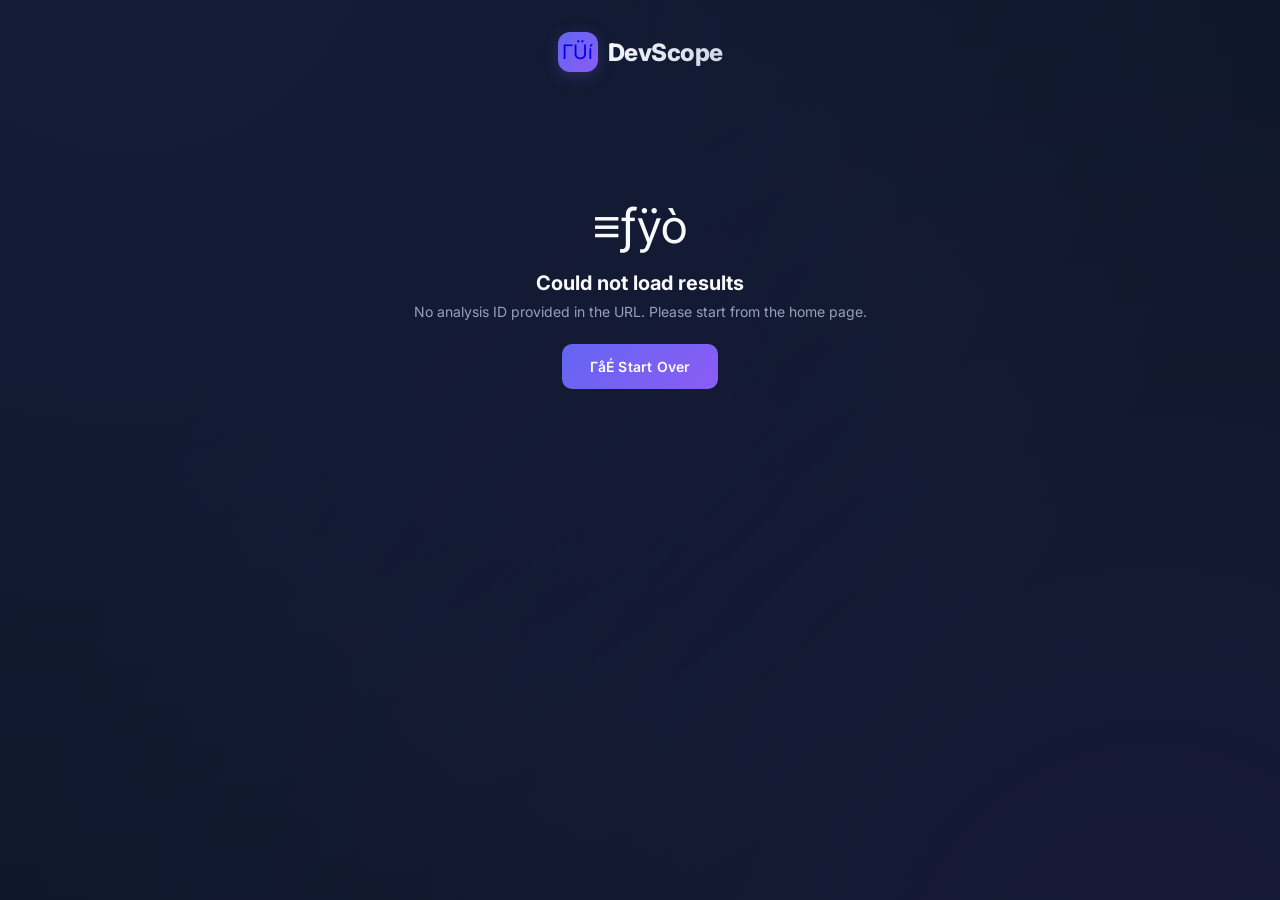
<file: backups/github_results.html>
﻿<!DOCTYPE html>
<html lang="en">
<head>
    <meta charset="UTF-8">
    <meta name="viewport" content="width=device-width, initial-scale=1.0">
    <title>DevScope ΓÇö Analysis Results</title>
    <meta name="description" content="Your DevScope developer profile analysis results and improvement suggestions.">
    <link rel="preconnect" href="https://fonts.googleapis.com">
    <link rel="preconnect" href="https://fonts.gstatic.com" crossorigin>
    <link href="https://fonts.googleapis.com/css2?family=Inter:wght@300;400;500;600;700;800&display=swap" rel="stylesheet">
    <style>
        /* ΓöÇΓöÇΓöÇ Reset & Base ΓöÇΓöÇΓöÇΓöÇΓöÇΓöÇΓöÇΓöÇΓöÇΓöÇΓöÇΓöÇΓöÇΓöÇΓöÇΓöÇΓöÇΓöÇΓöÇΓöÇΓöÇΓöÇΓöÇΓöÇΓöÇΓöÇΓöÇΓöÇΓöÇΓöÇΓöÇΓöÇΓöÇΓöÇΓöÇΓöÇΓöÇΓöÇΓöÇΓöÇΓöÇΓöÇ */
        *, *::before, *::after {
            margin: 0;
            padding: 0;
            box-sizing: border-box;
        }

        :root {
            --bg-primary: #0f172a;
            --bg-secondary: #1e293b;
            --bg-card: #ffffff;
            --accent: #6366f1;
            --accent-hover: #4f46e5;
            --accent-glow: rgba(99, 102, 241, 0.25);
            --text-primary: #f8fafc;
            --text-secondary: #94a3b8;
            --text-dark: #0f172a;
            --text-muted: #64748b;
            --border: #334155;
            --border-light: #e2e8f0;
            --error: #ef4444;
            --amber: #f59e0b;
            --green: #22c55e;
            --red: #ef4444;
            --radius: 16px;
            --radius-sm: 10px;
            --transition: 0.3s cubic-bezier(0.4, 0, 0.2, 1);
        }

        body {
            font-family: 'Inter', -apple-system, BlinkMacSystemFont, sans-serif;
            background: var(--bg-primary);
            color: var(--text-primary);
            min-height: 100vh;
            padding: 32px 24px 64px;
            overflow-x: hidden;
        }

        /* ΓöÇΓöÇΓöÇ Animated Background ΓöÇΓöÇΓöÇΓöÇΓöÇΓöÇΓöÇΓöÇΓöÇΓöÇΓöÇΓöÇΓöÇΓöÇΓöÇΓöÇΓöÇΓöÇΓöÇΓöÇΓöÇΓöÇΓöÇΓöÇΓöÇΓöÇΓöÇΓöÇΓöÇΓöÇΓöÇΓöÇΓöÇΓöÇΓöÇ */
        body::before {
            content: '';
            position: fixed;
            top: -50%;
            left: -50%;
            width: 200%;
            height: 200%;
            background: radial-gradient(circle at 30% 20%, rgba(99, 102, 241, 0.08) 0%, transparent 50%),
                        radial-gradient(circle at 70% 80%, rgba(139, 92, 246, 0.06) 0%, transparent 50%);
            animation: bgDrift 20s ease-in-out infinite alternate;
            z-index: -1;
        }

        @keyframes bgDrift {
            0% { transform: translate(0, 0) rotate(0deg); }
            100% { transform: translate(-3%, -3%) rotate(2deg); }
        }

        /* ΓöÇΓöÇΓöÇ Container ΓöÇΓöÇΓöÇΓöÇΓöÇΓöÇΓöÇΓöÇΓöÇΓöÇΓöÇΓöÇΓöÇΓöÇΓöÇΓöÇΓöÇΓöÇΓöÇΓöÇΓöÇΓöÇΓöÇΓöÇΓöÇΓöÇΓöÇΓöÇΓöÇΓöÇΓöÇΓöÇΓöÇΓöÇΓöÇΓöÇΓöÇΓöÇΓöÇΓöÇΓöÇΓöÇΓöÇΓöÇΓöÇ */
        .container {
            max-width: 880px;
            margin: 0 auto;
        }

        /* ΓöÇΓöÇΓöÇ Header ΓöÇΓöÇΓöÇΓöÇΓöÇΓöÇΓöÇΓöÇΓöÇΓöÇΓöÇΓöÇΓöÇΓöÇΓöÇΓöÇΓöÇΓöÇΓöÇΓöÇΓöÇΓöÇΓöÇΓöÇΓöÇΓöÇΓöÇΓöÇΓöÇΓöÇΓöÇΓöÇΓöÇΓöÇΓöÇΓöÇΓöÇΓöÇΓöÇΓöÇΓöÇΓöÇΓöÇΓöÇΓöÇΓöÇΓöÇΓöÇ */
        .header {
            text-align: center;
            margin-bottom: 36px;
            animation: fadeSlideDown 0.6s ease-out;
        }

        @keyframes fadeSlideDown {
            from { opacity: 0; transform: translateY(-20px); }
            to   { opacity: 1; transform: translateY(0); }
        }

        .logo {
            display: inline-flex;
            align-items: center;
            gap: 10px;
            margin-bottom: 8px;
            text-decoration: none;
        }

        .logo-icon {
            width: 40px;
            height: 40px;
            background: linear-gradient(135deg, var(--accent), #8b5cf6);
            border-radius: 12px;
            display: flex;
            align-items: center;
            justify-content: center;
            font-size: 20px;
            box-shadow: 0 4px 16px var(--accent-glow);
        }

        .logo-text {
            font-size: 24px;
            font-weight: 800;
            letter-spacing: -0.5px;
            background: linear-gradient(135deg, #f8fafc, #cbd5e1);
            -webkit-background-clip: text;
            -webkit-text-fill-color: transparent;
            background-clip: text;
        }

        .profile-meta {
            font-size: 14px;
            color: var(--text-secondary);
        }

        .profile-meta strong {
            color: var(--text-primary);
            font-weight: 600;
        }

        /* ΓöÇΓöÇΓöÇ Loading ΓöÇΓöÇΓöÇΓöÇΓöÇΓöÇΓöÇΓöÇΓöÇΓöÇΓöÇΓöÇΓöÇΓöÇΓöÇΓöÇΓöÇΓöÇΓöÇΓöÇΓöÇΓöÇΓöÇΓöÇΓöÇΓöÇΓöÇΓöÇΓöÇΓöÇΓöÇΓöÇΓöÇΓöÇΓöÇΓöÇΓöÇΓöÇΓöÇΓöÇΓöÇΓöÇΓöÇΓöÇΓöÇΓöÇΓöÇ */
        .loading-screen {
            display: flex;
            flex-direction: column;
            align-items: center;
            justify-content: center;
            gap: 20px;
            padding: 120px 16px;
        }

        .spinner {
            width: 48px;
            height: 48px;
            border: 4px solid var(--bg-secondary);
            border-top-color: var(--accent);
            border-radius: 50%;
            animation: spin 0.8s linear infinite;
        }

        @keyframes spin {
            to { transform: rotate(360deg); }
        }

        .loading-screen p {
            color: var(--text-secondary);
            font-size: 15px;
        }

        /* ΓöÇΓöÇΓöÇ Error Banner ΓöÇΓöÇΓöÇΓöÇΓöÇΓöÇΓöÇΓöÇΓöÇΓöÇΓöÇΓöÇΓöÇΓöÇΓöÇΓöÇΓöÇΓöÇΓöÇΓöÇΓöÇΓöÇΓöÇΓöÇΓöÇΓöÇΓöÇΓöÇΓöÇΓöÇΓöÇΓöÇΓöÇΓöÇΓöÇΓöÇΓöÇΓöÇΓöÇΓöÇΓöÇΓöÇ */
        .error-banner {
            display: none;
            text-align: center;
            padding: 80px 16px;
        }

        .error-banner.visible {
            display: block;
        }

        .error-banner .icon {
            font-size: 48px;
            margin-bottom: 16px;
        }

        .error-banner h2 {
            font-size: 20px;
            margin-bottom: 8px;
        }

        .error-banner p {
            color: var(--text-secondary);
            font-size: 14px;
            margin-bottom: 24px;
        }

        /* ΓöÇΓöÇΓöÇ Results Content ΓöÇΓöÇΓöÇΓöÇΓöÇΓöÇΓöÇΓöÇΓöÇΓöÇΓöÇΓöÇΓöÇΓöÇΓöÇΓöÇΓöÇΓöÇΓöÇΓöÇΓöÇΓöÇΓöÇΓöÇΓöÇΓöÇΓöÇΓöÇΓöÇΓöÇΓöÇΓöÇΓöÇΓöÇΓöÇΓöÇΓöÇΓöÇΓöÇ */
        .results-content {
            display: none;
        }

        .results-content.visible {
            display: block;
        }

        /* ΓöÇΓöÇΓöÇ Score Circle ΓöÇΓöÇΓöÇΓöÇΓöÇΓöÇΓöÇΓöÇΓöÇΓöÇΓöÇΓöÇΓöÇΓöÇΓöÇΓöÇΓöÇΓöÇΓöÇΓöÇΓöÇΓöÇΓöÇΓöÇΓöÇΓöÇΓöÇΓöÇΓöÇΓöÇΓöÇΓöÇΓöÇΓöÇΓöÇΓöÇΓöÇΓöÇΓöÇΓöÇΓöÇΓöÇ */
        .score-section {
            text-align: center;
            margin-bottom: 40px;
            animation: fadeSlideUp 0.8s ease-out 0.2s both;
        }

        @keyframes fadeSlideUp {
            from { opacity: 0; transform: translateY(30px); }
            to   { opacity: 1; transform: translateY(0); }
        }

        .score-circle-wrapper {
            position: relative;
            display: inline-block;
            width: 180px;
            height: 180px;
            margin-bottom: 16px;
        }

        .score-circle-bg {
            fill: none;
            stroke: var(--bg-secondary);
            stroke-width: 10;
        }

        .score-circle-fill {
            fill: none;
            stroke-width: 10;
            stroke-linecap: round;
            transform: rotate(-90deg);
            transform-origin: center;
            transition: stroke-dashoffset 1.5s cubic-bezier(0.4, 0, 0.2, 1),
                        stroke 0.5s ease;
        }

        .score-value {
            position: absolute;
            top: 50%;
            left: 50%;
            transform: translate(-50%, -50%);
            text-align: center;
        }

        .score-number {
            font-size: 48px;
            font-weight: 800;
            line-height: 1;
            letter-spacing: -2px;
        }

        .score-max {
            font-size: 14px;
            color: var(--text-secondary);
            font-weight: 400;
            margin-top: 4px;
        }

        .score-label {
            font-size: 14px;
            color: var(--text-secondary);
            font-weight: 500;
        }

        /* ΓöÇΓöÇΓöÇ Score Cards Grid ΓöÇΓöÇΓöÇΓöÇΓöÇΓöÇΓöÇΓöÇΓöÇΓöÇΓöÇΓöÇΓöÇΓöÇΓöÇΓöÇΓöÇΓöÇΓöÇΓöÇΓöÇΓöÇΓöÇΓöÇΓöÇΓöÇΓöÇΓöÇΓöÇΓöÇΓöÇΓöÇΓöÇΓöÇΓöÇΓöÇΓöÇΓöÇ */
        .breakdown-title {
            font-size: 18px;
            font-weight: 700;
            margin-bottom: 20px;
            letter-spacing: -0.3px;
            animation: fadeSlideUp 0.8s ease-out 0.4s both;
        }

        .score-grid {
            display: grid;
            grid-template-columns: repeat(auto-fill, minmax(230px, 1fr));
            gap: 16px;
            margin-bottom: 40px;
        }

        .score-card {
            background: var(--bg-card);
            border-radius: var(--radius);
            padding: 24px;
            position: relative;
            overflow: hidden;
            opacity: 0;
            transform: translateY(20px);
            animation: cardReveal 0.5s ease-out forwards;
        }

        .score-card:nth-child(1) { animation-delay: 0.5s; }
        .score-card:nth-child(2) { animation-delay: 0.6s; }
        .score-card:nth-child(3) { animation-delay: 0.7s; }
        .score-card:nth-child(4) { animation-delay: 0.8s; }
        .score-card:nth-child(5) { animation-delay: 0.9s; }
        .score-card:nth-child(6) { animation-delay: 1.0s; }
        .score-card:nth-child(7) { animation-delay: 1.1s; }

        @keyframes cardReveal {
            to {
                opacity: 1;
                transform: translateY(0);
            }
        }

        .score-card::before {
            content: '';
            position: absolute;
            top: 0;
            left: 0;
            right: 0;
            height: 4px;
            border-radius: 4px 4px 0 0;
        }

        .score-card .card-icon {
            font-size: 24px;
            margin-bottom: 12px;
            display: block;
        }

        .score-card .card-title {
            font-size: 12px;
            font-weight: 600;
            color: var(--text-muted);
            text-transform: uppercase;
            letter-spacing: 0.5px;
            margin-bottom: 8px;
        }

        .score-card .card-score {
            font-size: 28px;
            font-weight: 800;
            color: var(--text-dark);
            letter-spacing: -1px;
        }

        .score-card .card-max {
            font-size: 14px;
            font-weight: 400;
            color: var(--text-muted);
        }

        /* Progress bar inside card */
        .card-progress {
            margin-top: 14px;
            height: 6px;
            background: #f1f5f9;
            border-radius: 3px;
            overflow: hidden;
        }

        .card-progress-fill {
            height: 100%;
            border-radius: 3px;
            width: 0%;
            transition: width 1.2s cubic-bezier(0.4, 0, 0.2, 1);
        }

        /* Color coding for card accent bars & progress */
        .score-card.color-green::before  { background: var(--green); }
        .score-card.color-green .card-progress-fill  { background: var(--green); }
        .score-card.color-green .card-score  { color: #15803d; }

        .score-card.color-amber::before  { background: var(--amber); }
        .score-card.color-amber .card-progress-fill  { background: var(--amber); }
        .score-card.color-amber .card-score  { color: #b45309; }

        .score-card.color-red::before    { background: var(--red); }
        .score-card.color-red .card-progress-fill    { background: var(--red); }
        .score-card.color-red .card-score    { color: #dc2626; }

        /* ΓöÇΓöÇΓöÇ Suggestions ΓöÇΓöÇΓöÇΓöÇΓöÇΓöÇΓöÇΓöÇΓöÇΓöÇΓöÇΓöÇΓöÇΓöÇΓöÇΓöÇΓöÇΓöÇΓöÇΓöÇΓöÇΓöÇΓöÇΓöÇΓöÇΓöÇΓöÇΓöÇΓöÇΓöÇΓöÇΓöÇΓöÇΓöÇΓöÇΓöÇΓöÇΓöÇΓöÇΓöÇΓöÇΓöÇΓöÇ */
        .suggestions-section {
            animation: fadeSlideUp 0.8s ease-out 1.3s both;
            margin-bottom: 40px;
        }

        .suggestions-title {
            font-size: 18px;
            font-weight: 700;
            margin-bottom: 16px;
            letter-spacing: -0.3px;
        }

        .suggestions-list {
            list-style: none;
            display: flex;
            flex-direction: column;
            gap: 12px;
        }

        .suggestion-item {
            display: flex;
            align-items: flex-start;
            gap: 12px;
            background: var(--bg-secondary);
            border-radius: var(--radius-sm);
            padding: 16px 20px;
            border-left: 4px solid var(--amber);
            font-size: 14px;
            line-height: 1.6;
            color: #e2e8f0;
        }

        .suggestion-item .warn-icon {
            font-size: 18px;
            flex-shrink: 0;
            margin-top: 1px;
        }

        .no-suggestions {
            background: rgba(34, 197, 94, 0.1);
            border: 1px solid rgba(34, 197, 94, 0.2);
            border-radius: var(--radius-sm);
            padding: 20px;
            text-align: center;
            color: var(--green);
            font-size: 14px;
        }

        /* ΓöÇΓöÇΓöÇ Actions ΓöÇΓöÇΓöÇΓöÇΓöÇΓöÇΓöÇΓöÇΓöÇΓöÇΓöÇΓöÇΓöÇΓöÇΓöÇΓöÇΓöÇΓöÇΓöÇΓöÇΓöÇΓöÇΓöÇΓöÇΓöÇΓöÇΓöÇΓöÇΓöÇΓöÇΓöÇΓöÇΓöÇΓöÇΓöÇΓöÇΓöÇΓöÇΓöÇΓöÇΓöÇΓöÇΓöÇΓöÇΓöÇΓöÇΓöÇ */
        .actions {
            display: flex;
            gap: 12px;
            justify-content: center;
            flex-wrap: wrap;
            animation: fadeSlideUp 0.8s ease-out 1.5s both;
        }

        .btn {
            display: inline-flex;
            align-items: center;
            gap: 8px;
            padding: 14px 28px;
            font-family: 'Inter', sans-serif;
            font-size: 14px;
            font-weight: 600;
            border: none;
            border-radius: var(--radius-sm);
            cursor: pointer;
            transition: var(--transition);
            text-decoration: none;
            letter-spacing: 0.2px;
        }

        .btn-primary {
            color: #fff;
            background: linear-gradient(135deg, var(--accent), #8b5cf6);
        }

        .btn-primary:hover {
            transform: translateY(-2px);
            box-shadow: 0 8px 24px var(--accent-glow);
        }

        .btn-secondary {
            color: var(--text-primary);
            background: var(--bg-secondary);
            border: 1px solid var(--border);
        }

        .btn-secondary:hover {
            background: #273449;
            transform: translateY(-2px);
        }

        /* Toast */
        .toast {
            position: fixed;
            bottom: 32px;
            left: 50%;
            transform: translateX(-50%) translateY(80px);
            background: var(--bg-card);
            color: var(--text-dark);
            padding: 14px 24px;
            border-radius: var(--radius-sm);
            font-size: 14px;
            font-weight: 500;
            box-shadow: 0 8px 32px rgba(0, 0, 0, 0.3);
            opacity: 0;
            transition: all 0.4s cubic-bezier(0.4, 0, 0.2, 1);
            pointer-events: none;
            z-index: 100;
        }

        .toast.visible {
            opacity: 1;
            transform: translateX(-50%) translateY(0);
        }

        /* ΓöÇΓöÇΓöÇ Responsive ΓöÇΓöÇΓöÇΓöÇΓöÇΓöÇΓöÇΓöÇΓöÇΓöÇΓöÇΓöÇΓöÇΓöÇΓöÇΓöÇΓöÇΓöÇΓöÇΓöÇΓöÇΓöÇΓöÇΓöÇΓöÇΓöÇΓöÇΓöÇΓöÇΓöÇΓöÇΓöÇΓöÇΓöÇΓöÇΓöÇΓöÇΓöÇΓöÇΓöÇΓöÇΓöÇΓöÇΓöÇ */
        @media (max-width: 600px) {
            body {
                padding: 20px 16px 48px;
            }
            .score-circle-wrapper {
                width: 150px;
                height: 150px;
            }
            .score-number {
                font-size: 40px;
            }
            .score-grid {
                grid-template-columns: 1fr;
            }
            .actions {
                flex-direction: column;
                align-items: stretch;
            }
            .btn {
                justify-content: center;
            }
        }
    </style>
</head>
<body>
    <div class="container">
        <!-- Header -->
        <div class="header">
            <a href="index.html" class="logo">
                <div class="logo-icon">ΓÜí</div>
                <span class="logo-text">DevScope</span>
            </a>
            <p class="profile-meta" id="profileMeta"></p>
        </div>

        <!-- Loading -->
        <div class="loading-screen" id="loadingScreen">
            <div class="spinner"></div>
            <p>Loading analysis resultsΓÇª</p>
        </div>

        <!-- Error -->
        <div class="error-banner" id="errorBanner">
            <div class="icon">≡ƒÿò</div>
            <h2>Could not load results</h2>
            <p id="errorDetail">The analysis ID was not found or the request failed.</p>
            <a href="index.html" class="btn btn-primary">ΓåÉ Start Over</a>
        </div>

        <!-- Results -->
        <div class="results-content" id="resultsContent">
            <!-- Score Circle -->
            <div class="score-section">
                <div class="score-circle-wrapper">
                    <svg viewBox="0 0 180 180" width="100%" height="100%">
                        <circle class="score-circle-bg" cx="90" cy="90" r="80"></circle>
                        <circle class="score-circle-fill" id="scoreCircle" cx="90" cy="90" r="80"
                                stroke-dasharray="502.65"
                                stroke-dashoffset="502.65"></circle>
                    </svg>
                    <div class="score-value">
                        <div class="score-number" id="scoreNumber">0</div>
                        <div class="score-max">/ 100</div>
                    </div>
                </div>
                <div class="score-label">Overall Developer Score</div>
            </div>

            <!-- Breakdown -->
            <h2 class="breakdown-title">≡ƒôè Score Breakdown</h2>
            <div class="score-grid" id="scoreGrid"></div>

            <!-- Suggestions -->
            <div class="suggestions-section" id="suggestionsSection">
                <h2 class="suggestions-title">≡ƒÆí Improvement Suggestions</h2>
                <ul class="suggestions-list" id="suggestionsList"></ul>
            </div>

            <!-- Actions -->
            <div class="actions">
                <a href="index.html" class="btn btn-primary">≡ƒöä Analyze Another Profile</a>
                <button class="btn btn-secondary" id="shareBtn" onclick="shareResults()">≡ƒôï Copy Results Link</button>
            </div>
        </div>
    </div>

    <!-- Toast -->
    <div class="toast" id="toast">Γ£à Link copied to clipboard!</div>

    <script>
        // ΓòÉΓòÉΓòÉΓòÉΓòÉΓòÉΓòÉΓòÉΓòÉΓòÉΓòÉΓòÉΓòÉΓòÉΓòÉΓòÉΓòÉΓòÉΓòÉΓòÉΓòÉΓòÉΓòÉΓòÉΓòÉΓòÉΓòÉΓòÉΓòÉΓòÉΓòÉΓòÉΓòÉΓòÉΓòÉΓòÉΓòÉΓòÉΓòÉΓòÉΓòÉΓòÉΓòÉΓòÉΓòÉΓòÉΓòÉΓòÉΓòÉΓòÉΓòÉΓòÉΓòÉΓòÉΓòÉΓòÉΓòÉΓòÉΓòÉΓòÉΓòÉΓòÉΓòÉ
        //  Configuration
        // ΓòÉΓòÉΓòÉΓòÉΓòÉΓòÉΓòÉΓòÉΓòÉΓòÉΓòÉΓòÉΓòÉΓòÉΓòÉΓòÉΓòÉΓòÉΓòÉΓòÉΓòÉΓòÉΓòÉΓòÉΓòÉΓòÉΓòÉΓòÉΓòÉΓòÉΓòÉΓòÉΓòÉΓòÉΓòÉΓòÉΓòÉΓòÉΓòÉΓòÉΓòÉΓòÉΓòÉΓòÉΓòÉΓòÉΓòÉΓòÉΓòÉΓòÉΓòÉΓòÉΓòÉΓòÉΓòÉΓòÉΓòÉΓòÉΓòÉΓòÉΓòÉΓòÉΓòÉ
        const API_BASE_URL = 'http://localhost:8080';

        // ΓòÉΓòÉΓòÉΓòÉΓòÉΓòÉΓòÉΓòÉΓòÉΓòÉΓòÉΓòÉΓòÉΓòÉΓòÉΓòÉΓòÉΓòÉΓòÉΓòÉΓòÉΓòÉΓòÉΓòÉΓòÉΓòÉΓòÉΓòÉΓòÉΓòÉΓòÉΓòÉΓòÉΓòÉΓòÉΓòÉΓòÉΓòÉΓòÉΓòÉΓòÉΓòÉΓòÉΓòÉΓòÉΓòÉΓòÉΓòÉΓòÉΓòÉΓòÉΓòÉΓòÉΓòÉΓòÉΓòÉΓòÉΓòÉΓòÉΓòÉΓòÉΓòÉΓòÉ
        //  Score Card Definitions (in display order)
        // ΓòÉΓòÉΓòÉΓòÉΓòÉΓòÉΓòÉΓòÉΓòÉΓòÉΓòÉΓòÉΓòÉΓòÉΓòÉΓòÉΓòÉΓòÉΓòÉΓòÉΓòÉΓòÉΓòÉΓòÉΓòÉΓòÉΓòÉΓòÉΓòÉΓòÉΓòÉΓòÉΓòÉΓòÉΓòÉΓòÉΓòÉΓòÉΓòÉΓòÉΓòÉΓòÉΓòÉΓòÉΓòÉΓòÉΓòÉΓòÉΓòÉΓòÉΓòÉΓòÉΓòÉΓòÉΓòÉΓòÉΓòÉΓòÉΓòÉΓòÉΓòÉΓòÉΓòÉ
        const SCORE_CARDS = [
            { key: 'repoCountScore',            max: 15, icon: '≡ƒôü', title: 'Repository Count' },
            { key: 'commitFrequencyScore',      max: 20, icon: '≡ƒöÑ', title: 'Commit Frequency' },
            { key: 'languageDiversityScore',    max: 15, icon: '≡ƒîÉ', title: 'Language Diversity' },
            { key: 'projectDocumentationScore', max: 10, icon: '≡ƒô¥', title: 'Project Documentation' },
            { key: 'resumeMatchScore',          max: 20, icon: '≡ƒÄ»', title: 'ResumeΓÇôGitHub Match' },
            { key: 'profileCompletenessScore',  max: 10, icon: '≡ƒæñ', title: 'Profile Completeness' },
            { key: 'starsRecognitionScore',     max: 10, icon: 'Γ¡É', title: 'Stars & Recognition' },
        ];

        // ΓòÉΓòÉΓòÉΓòÉΓòÉΓòÉΓòÉΓòÉΓòÉΓòÉΓòÉΓòÉΓòÉΓòÉΓòÉΓòÉΓòÉΓòÉΓòÉΓòÉΓòÉΓòÉΓòÉΓòÉΓòÉΓòÉΓòÉΓòÉΓòÉΓòÉΓòÉΓòÉΓòÉΓòÉΓòÉΓòÉΓòÉΓòÉΓòÉΓòÉΓòÉΓòÉΓòÉΓòÉΓòÉΓòÉΓòÉΓòÉΓòÉΓòÉΓòÉΓòÉΓòÉΓòÉΓòÉΓòÉΓòÉΓòÉΓòÉΓòÉΓòÉΓòÉΓòÉ
        //  DOM References
        // ΓòÉΓòÉΓòÉΓòÉΓòÉΓòÉΓòÉΓòÉΓòÉΓòÉΓòÉΓòÉΓòÉΓòÉΓòÉΓòÉΓòÉΓòÉΓòÉΓòÉΓòÉΓòÉΓòÉΓòÉΓòÉΓòÉΓòÉΓòÉΓòÉΓòÉΓòÉΓòÉΓòÉΓòÉΓòÉΓòÉΓòÉΓòÉΓòÉΓòÉΓòÉΓòÉΓòÉΓòÉΓòÉΓòÉΓòÉΓòÉΓòÉΓòÉΓòÉΓòÉΓòÉΓòÉΓòÉΓòÉΓòÉΓòÉΓòÉΓòÉΓòÉΓòÉΓòÉ
        const loadingScreen   = document.getElementById('loadingScreen');
        const errorBanner     = document.getElementById('errorBanner');
        const errorDetail     = document.getElementById('errorDetail');
        const resultsContent  = document.getElementById('resultsContent');
        const profileMeta     = document.getElementById('profileMeta');
        const scoreCircle     = document.getElementById('scoreCircle');
        const scoreNumber     = document.getElementById('scoreNumber');
        const scoreGrid       = document.getElementById('scoreGrid');
        const suggestionsList = document.getElementById('suggestionsList');
        const suggestionsSection = document.getElementById('suggestionsSection');

        // ΓòÉΓòÉΓòÉΓòÉΓòÉΓòÉΓòÉΓòÉΓòÉΓòÉΓòÉΓòÉΓòÉΓòÉΓòÉΓòÉΓòÉΓòÉΓòÉΓòÉΓòÉΓòÉΓòÉΓòÉΓòÉΓòÉΓòÉΓòÉΓòÉΓòÉΓòÉΓòÉΓòÉΓòÉΓòÉΓòÉΓòÉΓòÉΓòÉΓòÉΓòÉΓòÉΓòÉΓòÉΓòÉΓòÉΓòÉΓòÉΓòÉΓòÉΓòÉΓòÉΓòÉΓòÉΓòÉΓòÉΓòÉΓòÉΓòÉΓòÉΓòÉΓòÉΓòÉ
        //  Helpers
        // ΓòÉΓòÉΓòÉΓòÉΓòÉΓòÉΓòÉΓòÉΓòÉΓòÉΓòÉΓòÉΓòÉΓòÉΓòÉΓòÉΓòÉΓòÉΓòÉΓòÉΓòÉΓòÉΓòÉΓòÉΓòÉΓòÉΓòÉΓòÉΓòÉΓòÉΓòÉΓòÉΓòÉΓòÉΓòÉΓòÉΓòÉΓòÉΓòÉΓòÉΓòÉΓòÉΓòÉΓòÉΓòÉΓòÉΓòÉΓòÉΓòÉΓòÉΓòÉΓòÉΓòÉΓòÉΓòÉΓòÉΓòÉΓòÉΓòÉΓòÉΓòÉΓòÉΓòÉ
        function getScoreColor(score, max) {
            const pct = (score / max) * 100;
            if (pct >= 71) return 'green';
            if (pct >= 41) return 'amber';
            return 'red';
        }

        function getScoreColorHex(pct) {
            if (pct >= 71) return '#22c55e';
            if (pct >= 41) return '#f59e0b';
            return '#ef4444';
        }

        function formatDate(dateStr) {
            if (!dateStr) return '';
            const d = new Date(dateStr);
            return d.toLocaleDateString('en-US', {
                year: 'numeric',
                month: 'long',
                day: 'numeric',
                hour: '2-digit',
                minute: '2-digit',
            });
        }

        // ΓòÉΓòÉΓòÉΓòÉΓòÉΓòÉΓòÉΓòÉΓòÉΓòÉΓòÉΓòÉΓòÉΓòÉΓòÉΓòÉΓòÉΓòÉΓòÉΓòÉΓòÉΓòÉΓòÉΓòÉΓòÉΓòÉΓòÉΓòÉΓòÉΓòÉΓòÉΓòÉΓòÉΓòÉΓòÉΓòÉΓòÉΓòÉΓòÉΓòÉΓòÉΓòÉΓòÉΓòÉΓòÉΓòÉΓòÉΓòÉΓòÉΓòÉΓòÉΓòÉΓòÉΓòÉΓòÉΓòÉΓòÉΓòÉΓòÉΓòÉΓòÉΓòÉΓòÉ
        //  Animated Counter
        // ΓòÉΓòÉΓòÉΓòÉΓòÉΓòÉΓòÉΓòÉΓòÉΓòÉΓòÉΓòÉΓòÉΓòÉΓòÉΓòÉΓòÉΓòÉΓòÉΓòÉΓòÉΓòÉΓòÉΓòÉΓòÉΓòÉΓòÉΓòÉΓòÉΓòÉΓòÉΓòÉΓòÉΓòÉΓòÉΓòÉΓòÉΓòÉΓòÉΓòÉΓòÉΓòÉΓòÉΓòÉΓòÉΓòÉΓòÉΓòÉΓòÉΓòÉΓòÉΓòÉΓòÉΓòÉΓòÉΓòÉΓòÉΓòÉΓòÉΓòÉΓòÉΓòÉΓòÉ
        function animateCounter(el, target, duration = 1200) {
            const start = performance.now();
            function tick(now) {
                const elapsed = now - start;
                const progress = Math.min(elapsed / duration, 1);
                // Ease-out cubic
                const eased = 1 - Math.pow(1 - progress, 3);
                el.textContent = Math.round(target * eased);
                if (progress < 1) requestAnimationFrame(tick);
            }
            requestAnimationFrame(tick);
        }

        // ΓòÉΓòÉΓòÉΓòÉΓòÉΓòÉΓòÉΓòÉΓòÉΓòÉΓòÉΓòÉΓòÉΓòÉΓòÉΓòÉΓòÉΓòÉΓòÉΓòÉΓòÉΓòÉΓòÉΓòÉΓòÉΓòÉΓòÉΓòÉΓòÉΓòÉΓòÉΓòÉΓòÉΓòÉΓòÉΓòÉΓòÉΓòÉΓòÉΓòÉΓòÉΓòÉΓòÉΓòÉΓòÉΓòÉΓòÉΓòÉΓòÉΓòÉΓòÉΓòÉΓòÉΓòÉΓòÉΓòÉΓòÉΓòÉΓòÉΓòÉΓòÉΓòÉΓòÉ
        //  Render Results
        // ΓòÉΓòÉΓòÉΓòÉΓòÉΓòÉΓòÉΓòÉΓòÉΓòÉΓòÉΓòÉΓòÉΓòÉΓòÉΓòÉΓòÉΓòÉΓòÉΓòÉΓòÉΓòÉΓòÉΓòÉΓòÉΓòÉΓòÉΓòÉΓòÉΓòÉΓòÉΓòÉΓòÉΓòÉΓòÉΓòÉΓòÉΓòÉΓòÉΓòÉΓòÉΓòÉΓòÉΓòÉΓòÉΓòÉΓòÉΓòÉΓòÉΓòÉΓòÉΓòÉΓòÉΓòÉΓòÉΓòÉΓòÉΓòÉΓòÉΓòÉΓòÉΓòÉΓòÉ
        function renderResults(data) {
            // Profile meta
            const dateStr = data.analyzedAt ? formatDate(data.analyzedAt) : 'just now';
            profileMeta.innerHTML = `<strong>@${data.githubUsername}</strong> ┬╖ Profile analyzed on ${dateStr}`;

            // Overall score circle
            const overall = data.overallScore || 0;
            const pct = overall / 100;
            const circumference = 2 * Math.PI * 80; // r=80
            const offset = circumference * (1 - pct);
            const color = getScoreColorHex(overall);

            // Animate after a small delay
            setTimeout(() => {
                scoreCircle.style.strokeDashoffset = offset;
                scoreCircle.style.stroke = color;
                animateCounter(scoreNumber, overall);
                scoreNumber.style.color = color;
            }, 400);

            // Score breakdown cards
            scoreGrid.innerHTML = '';
            SCORE_CARDS.forEach((card) => {
                const score = data[card.key] != null ? data[card.key] : 0;
                const colorClass = getScoreColor(score, card.max);
                const pctFill = (score / card.max) * 100;

                const el = document.createElement('div');
                el.className = `score-card color-${colorClass}`;
                el.innerHTML = `
                    <span class="card-icon">${card.icon}</span>
                    <div class="card-title">${card.title}</div>
                    <div class="card-score">${score} <span class="card-max">/ ${card.max}</span></div>
                    <div class="card-progress">
                        <div class="card-progress-fill" data-width="${pctFill}"></div>
                    </div>
                `;
                scoreGrid.appendChild(el);
            });

            // Animate progress bars after cards animate in
            setTimeout(() => {
                document.querySelectorAll('.card-progress-fill').forEach((bar) => {
                    bar.style.width = bar.dataset.width + '%';
                });
            }, 800);

            // Suggestions
            const suggestionsRaw = data.suggestions || '';
            const suggestions = suggestionsRaw
                .split('||')
                .map(s => s.trim())
                .filter(s => s.length > 0);

            if (suggestions.length > 0) {
                suggestionsList.innerHTML = '';
                suggestions.forEach((text) => {
                    const li = document.createElement('li');
                    li.className = 'suggestion-item';
                    li.innerHTML = `<span class="warn-icon">ΓÜá∩╕Å</span><span>${text}</span>`;
                    suggestionsList.appendChild(li);
                });
                suggestionsSection.style.display = 'block';
            } else {
                suggestionsSection.innerHTML = `
                    <h2 class="suggestions-title">≡ƒÆí Improvement Suggestions</h2>
                    <div class="no-suggestions">≡ƒÄë Great job! No major weaknesses detected in your profile.</div>
                `;
            }

            // Show results
            loadingScreen.style.display = 'none';
            resultsContent.classList.add('visible');
        }

        // ΓòÉΓòÉΓòÉΓòÉΓòÉΓòÉΓòÉΓòÉΓòÉΓòÉΓòÉΓòÉΓòÉΓòÉΓòÉΓòÉΓòÉΓòÉΓòÉΓòÉΓòÉΓòÉΓòÉΓòÉΓòÉΓòÉΓòÉΓòÉΓòÉΓòÉΓòÉΓòÉΓòÉΓòÉΓòÉΓòÉΓòÉΓòÉΓòÉΓòÉΓòÉΓòÉΓòÉΓòÉΓòÉΓòÉΓòÉΓòÉΓòÉΓòÉΓòÉΓòÉΓòÉΓòÉΓòÉΓòÉΓòÉΓòÉΓòÉΓòÉΓòÉΓòÉΓòÉ
        //  Show Error
        // ΓòÉΓòÉΓòÉΓòÉΓòÉΓòÉΓòÉΓòÉΓòÉΓòÉΓòÉΓòÉΓòÉΓòÉΓòÉΓòÉΓòÉΓòÉΓòÉΓòÉΓòÉΓòÉΓòÉΓòÉΓòÉΓòÉΓòÉΓòÉΓòÉΓòÉΓòÉΓòÉΓòÉΓòÉΓòÉΓòÉΓòÉΓòÉΓòÉΓòÉΓòÉΓòÉΓòÉΓòÉΓòÉΓòÉΓòÉΓòÉΓòÉΓòÉΓòÉΓòÉΓòÉΓòÉΓòÉΓòÉΓòÉΓòÉΓòÉΓòÉΓòÉΓòÉΓòÉ
        function showError(msg) {
            loadingScreen.style.display = 'none';
            errorDetail.textContent = msg;
            errorBanner.classList.add('visible');
        }

        // ΓòÉΓòÉΓòÉΓòÉΓòÉΓòÉΓòÉΓòÉΓòÉΓòÉΓòÉΓòÉΓòÉΓòÉΓòÉΓòÉΓòÉΓòÉΓòÉΓòÉΓòÉΓòÉΓòÉΓòÉΓòÉΓòÉΓòÉΓòÉΓòÉΓòÉΓòÉΓòÉΓòÉΓòÉΓòÉΓòÉΓòÉΓòÉΓòÉΓòÉΓòÉΓòÉΓòÉΓòÉΓòÉΓòÉΓòÉΓòÉΓòÉΓòÉΓòÉΓòÉΓòÉΓòÉΓòÉΓòÉΓòÉΓòÉΓòÉΓòÉΓòÉΓòÉΓòÉ
        //  Share / Copy URL
        // ΓòÉΓòÉΓòÉΓòÉΓòÉΓòÉΓòÉΓòÉΓòÉΓòÉΓòÉΓòÉΓòÉΓòÉΓòÉΓòÉΓòÉΓòÉΓòÉΓòÉΓòÉΓòÉΓòÉΓòÉΓòÉΓòÉΓòÉΓòÉΓòÉΓòÉΓòÉΓòÉΓòÉΓòÉΓòÉΓòÉΓòÉΓòÉΓòÉΓòÉΓòÉΓòÉΓòÉΓòÉΓòÉΓòÉΓòÉΓòÉΓòÉΓòÉΓòÉΓòÉΓòÉΓòÉΓòÉΓòÉΓòÉΓòÉΓòÉΓòÉΓòÉΓòÉΓòÉ
        function shareResults() {
            const url = window.location.href;
            navigator.clipboard.writeText(url).then(() => {
                const toast = document.getElementById('toast');
                toast.classList.add('visible');
                setTimeout(() => toast.classList.remove('visible'), 2500);
            }).catch(() => {
                // Fallback
                prompt('Copy this link:', url);
            });
        }

        // ΓòÉΓòÉΓòÉΓòÉΓòÉΓòÉΓòÉΓòÉΓòÉΓòÉΓòÉΓòÉΓòÉΓòÉΓòÉΓòÉΓòÉΓòÉΓòÉΓòÉΓòÉΓòÉΓòÉΓòÉΓòÉΓòÉΓòÉΓòÉΓòÉΓòÉΓòÉΓòÉΓòÉΓòÉΓòÉΓòÉΓòÉΓòÉΓòÉΓòÉΓòÉΓòÉΓòÉΓòÉΓòÉΓòÉΓòÉΓòÉΓòÉΓòÉΓòÉΓòÉΓòÉΓòÉΓòÉΓòÉΓòÉΓòÉΓòÉΓòÉΓòÉΓòÉΓòÉ
        //  Init ΓÇö fetch data on page load
        // ΓòÉΓòÉΓòÉΓòÉΓòÉΓòÉΓòÉΓòÉΓòÉΓòÉΓòÉΓòÉΓòÉΓòÉΓòÉΓòÉΓòÉΓòÉΓòÉΓòÉΓòÉΓòÉΓòÉΓòÉΓòÉΓòÉΓòÉΓòÉΓòÉΓòÉΓòÉΓòÉΓòÉΓòÉΓòÉΓòÉΓòÉΓòÉΓòÉΓòÉΓòÉΓòÉΓòÉΓòÉΓòÉΓòÉΓòÉΓòÉΓòÉΓòÉΓòÉΓòÉΓòÉΓòÉΓòÉΓòÉΓòÉΓòÉΓòÉΓòÉΓòÉΓòÉΓòÉ
        (async function init() {
            const params = new URLSearchParams(window.location.search);
            const id = params.get('id');

            if (!id) {
                showError('No analysis ID provided in the URL. Please start from the home page.');
                return;
            }

            try {
                const res = await fetch(`${API_BASE_URL}/api/analyze/${id}`);

                if (!res.ok) {
                    if (res.status === 404) {
                        showError('Analysis not found. The ID may be invalid or expired.');
                    } else {
                        showError(`Server returned status ${res.status}.`);
                    }
                    return;
                }

                const data = await res.json();

                if (data.status === 'PROCESSING') {
                    showError('Analysis is still processing. Please wait a moment and refresh.');
                    return;
                }

                if (data.status === 'FAILED') {
                    showError(data.suggestions || 'Analysis failed. Please try again.');
                    return;
                }

                renderResults(data);

            } catch (err) {
                showError('Could not connect to the backend. Is the server running?');
            }
        })();
    </script>
</body>
</html>
</file>
<file: src/main/resources/static/styles.css>
/* ═══════════════════════════════════════════════════════════════════════
   DevScope — Design System
   Philosophy: Warm, confident, minimal off-white editorial (Stripe/Vercel)
   ═══════════════════════════════════════════════════════════════════════ */

/* ─── Google Font ────────────────────────────────────────────────────── */
@import url('https://fonts.googleapis.com/css2?family=Inter:wght@300;400;500;600;700;800;900&display=swap');

/* ─── Custom Properties ─────────────────────────────────────────────── */
:root {
  /* Surfaces */
  --bg-base: #f8f7f4;
  --bg-surface: #ffffff;
  --bg-surface-2: #f3f2ef;

  /* Typography */
  --text-primary: #111111;
  --text-secondary: #4b5563;
  --text-muted: #9ca3af;

  /* Accent */
  --accent: #4f46e5;
  --accent-light: #eef2ff;
  --accent-hover: #4338ca;

  /* Score colors */
  --score-high: #059669;
  --score-high-bg: #ecfdf5;
  --score-mid: #d97706;
  --score-mid-bg: #fffbeb;
  --score-low: #dc2626;
  --score-low-bg: #fef2f2;

  /* Cards */
  --card-border: #e5e7eb;
  --card-shadow: 0 1px 3px rgba(0,0,0,0.04), 0 1px 2px rgba(0,0,0,0.03);
  --card-shadow-hover: 0 4px 16px rgba(0,0,0,0.06), 0 2px 4px rgba(0,0,0,0.04);
  --card-radius: 10px;

  /* Transitions */
  --ease: cubic-bezier(0.4, 0, 0.2, 1);
  --transition: 0.25s var(--ease);
  --transition-slow: 0.5s var(--ease);
}

/* ─── Reset ──────────────────────────────────────────────────────────── */
*, *::before, *::after {
  margin: 0;
  padding: 0;
  box-sizing: border-box;
}

html {
  -webkit-font-smoothing: antialiased;
  -moz-osx-font-smoothing: grayscale;
  text-rendering: optimizeLegibility;
}

body {
  font-family: 'Inter', -apple-system, BlinkMacSystemFont, 'Segoe UI', sans-serif;
  background: var(--bg-base);
  color: var(--text-primary);
  line-height: 1.6;
  min-height: 100vh;
}

a {
  color: var(--accent);
  text-decoration: none;
  transition: color var(--transition);
}

a:hover {
  color: var(--accent-hover);
}

img {
  max-width: 100%;
  display: block;
}

/* ─── Utility ────────────────────────────────────────────────────────── */
.tabular-nums {
  font-variant-numeric: tabular-nums;
}

/* ─── Logo SVG ───────────────────────────────────────────────────────── */
.brand-logo svg {
  display: block;
  height: 34px;
  width: auto;
}

.brand-logo-sm svg {
  display: block;
  height: 26px;
  width: auto;
}

/* ══════════════════════════════════════════════════════════════════════
   PAGE 1 — index.html  (Split Layout)
   ══════════════════════════════════════════════════════════════════════ */

.split-layout {
  display: flex;
  min-height: 100vh;
}

/* ─── Left Column ────────────────────────────────────────────────────── */
.split-left {
  flex: 1;
  display: flex;
  flex-direction: column;
  justify-content: center;
  padding: 64px 56px;
  position: relative;
  overflow: hidden;
}

/* Subtle decorative gradient */
.split-left::before {
  content: '';
  position: absolute;
  top: -30%;
  right: -20%;
  width: 500px;
  height: 500px;
  background: radial-gradient(circle, rgba(79,70,229,0.06) 0%, transparent 70%);
  pointer-events: none;
}

.split-left::after {
  content: '';
  position: absolute;
  bottom: -20%;
  left: -10%;
  width: 400px;
  height: 400px;
  background: radial-gradient(circle, rgba(190,25,25,0.04) 0%, transparent 70%);
  pointer-events: none;
}

.left-content {
  position: relative;
  z-index: 1;
  max-width: 500px;
}

.left-content .brand-logo {
  margin-bottom: 48px;
}

.hero-headline {
  font-size: 52px;
  font-weight: 800;
  line-height: 1.08;
  letter-spacing: -1.5px;
  color: var(--text-primary);
  margin-bottom: 20px;
}

.hero-headline .accent-dot {
  color: var(--accent);
}

.hero-body {
  font-size: 17px;
  color: var(--text-secondary);
  line-height: 1.7;
  margin-bottom: 36px;
  max-width: 420px;
}

/* Feature Badges */
.feature-badges {
  display: flex;
  flex-wrap: wrap;
  gap: 10px;
}

.badge {
  display: inline-flex;
  align-items: center;
  gap: 7px;
  padding: 8px 16px;
  background: var(--bg-surface);
  border: 1px solid var(--card-border);
  border-radius: 100px;
  font-size: 13px;
  font-weight: 500;
  color: var(--text-secondary);
  transition: var(--transition);
}

.badge:hover {
  border-color: var(--accent);
  color: var(--accent);
  background: var(--accent-light);
}

.badge-icon {
  display: flex;
  align-items: center;
  justify-content: center;
  width: 20px;
  height: 20px;
  font-size: 13px;
}

/* ─── Right Column ───────────────────────────────────────────────────── */
.split-right {
  flex: 1;
  display: flex;
  align-items: center;
  justify-content: center;
  padding: 48px 40px;
  background: var(--bg-surface-2);
  position: relative;
}

/* Subtle grid pattern */
.split-right::before {
  content: '';
  position: absolute;
  inset: 0;
  background-image:
    linear-gradient(rgba(0,0,0,0.015) 1px, transparent 1px),
    linear-gradient(90deg, rgba(0,0,0,0.015) 1px, transparent 1px);
  background-size: 48px 48px;
  pointer-events: none;
}

/* ─── Form Card ──────────────────────────────────────────────────────── */
.form-card {
  position: relative;
  z-index: 1;
  background: var(--bg-surface);
  border: 1px solid var(--card-border);
  border-radius: var(--card-radius);
  padding: 40px;
  width: 100%;
  max-width: 460px;
  box-shadow: var(--card-shadow);
  animation: cardIn 0.6s var(--ease) both;
}

@keyframes cardIn {
  from { opacity: 0; transform: translateY(16px); }
  to   { opacity: 1; transform: translateY(0); }
}

.form-card-title {
  font-size: 22px;
  font-weight: 700;
  letter-spacing: -0.4px;
  margin-bottom: 4px;
}

.form-card-subtitle {
  font-size: 14px;
  color: var(--text-muted);
  margin-bottom: 28px;
}

/* ─── Form Elements ──────────────────────────────────────────────────── */
.form-group {
  margin-bottom: 22px;
}

.form-label {
  display: block;
  font-size: 13px;
  font-weight: 600;
  color: var(--text-primary);
  margin-bottom: 7px;
  letter-spacing: 0.1px;
}

.form-hint {
  font-weight: 400;
  color: var(--text-muted);
  margin-left: 4px;
  font-size: 12px;
}

.text-input {
  width: 100%;
  padding: 12px 14px;
  font-family: 'Inter', sans-serif;
  font-size: 14px;
  color: var(--text-primary);
  background: var(--bg-base);
  border: 1px solid var(--card-border);
  border-radius: 8px;
  outline: none;
  transition: var(--transition);
}

.text-input::placeholder {
  color: var(--text-muted);
}

.text-input:focus {
  border-color: var(--accent);
  box-shadow: 0 0 0 3px rgba(79,70,229,0.12);
  background: var(--bg-surface);
}

/* ─── Drop Zone ──────────────────────────────────────────────────────── */
.drop-zone {
  position: relative;
  border: 2px dashed #d1d5db;
  border-radius: 8px;
  padding: 28px 16px;
  text-align: center;
  cursor: pointer;
  transition: var(--transition);
  background: var(--bg-base);
}

.drop-zone:hover,
.drop-zone.drag-over {
  border-color: var(--accent);
  background: var(--accent-light);
}

.drop-zone.has-file {
  border-color: var(--score-high);
  border-style: solid;
  background: var(--score-high-bg);
}

.drop-zone input[type="file"] {
  position: absolute;
  inset: 0;
  width: 100%;
  height: 100%;
  opacity: 0;
  cursor: pointer;
}

.drop-zone-icon {
  width: 40px;
  height: 40px;
  margin: 0 auto 10px;
  display: flex;
  align-items: center;
  justify-content: center;
  background: var(--bg-surface-2);
  border-radius: 10px;
  transition: var(--transition);
}

.drop-zone:hover .drop-zone-icon,
.drop-zone.drag-over .drop-zone-icon {
  background: rgba(79,70,229,0.1);
}

.drop-zone.has-file .drop-zone-icon {
  background: rgba(5,150,105,0.1);
}

.drop-zone-icon svg {
  width: 20px;
  height: 20px;
  stroke: var(--text-muted);
  fill: none;
  stroke-width: 1.5;
  stroke-linecap: round;
  stroke-linejoin: round;
  transition: var(--transition);
}

.drop-zone:hover .drop-zone-icon svg,
.drop-zone.drag-over .drop-zone-icon svg {
  stroke: var(--accent);
}

.drop-zone.has-file .drop-zone-icon svg {
  stroke: var(--score-high);
}

.drop-zone-text {
  font-size: 13px;
  color: var(--text-muted);
  line-height: 1.6;
}

.drop-zone-text strong {
  color: var(--accent);
  font-weight: 600;
}

.file-info {
  display: none;
  align-items: center;
  justify-content: center;
  gap: 6px;
  margin-top: 10px;
  font-size: 12px;
  font-weight: 500;
  color: var(--score-high);
}

.file-info.visible {
  display: flex;
}

/* ─── CTA Button ─────────────────────────────────────────────────────── */
.btn-cta {
  width: 100%;
  padding: 14px 20px;
  font-family: 'Inter', sans-serif;
  font-size: 14px;
  font-weight: 600;
  color: #fff;
  background: var(--accent);
  border: none;
  border-radius: 8px;
  cursor: pointer;
  transition: var(--transition);
  letter-spacing: 0.2px;
  position: relative;
  overflow: hidden;
}

.btn-cta:hover:not(:disabled) {
  background: var(--accent-hover);
  box-shadow: 0 4px 12px rgba(79,70,229,0.3);
  transform: translateY(-1px);
}

.btn-cta:active:not(:disabled) {
  transform: translateY(0);
  box-shadow: none;
}

.btn-cta:disabled {
  opacity: 0.4;
  cursor: not-allowed;
}

/* ─── Loading Overlay (index) ────────────────────────────────────────── */
.form-loading {
  display: none;
  flex-direction: column;
  align-items: center;
  gap: 16px;
  padding: 48px 16px;
  text-align: center;
}

.form-loading.visible {
  display: flex;
}

/* Spinner */
.spinner {
  width: 36px;
  height: 36px;
  border: 3px solid var(--card-border);
  border-top-color: var(--accent);
  border-radius: 50%;
  animation: spin 0.7s linear infinite;
}

@keyframes spin {
  to { transform: rotate(360deg); }
}

.form-loading .loading-title {
  font-size: 15px;
  font-weight: 600;
  color: var(--text-primary);
}

.form-loading .loading-sub {
  font-size: 13px;
  color: var(--text-muted);
  margin-top: -8px;
}

/* ─── Error Toast (index) ────────────────────────────────────────────── */
.error-msg {
  display: none;
  align-items: flex-start;
  gap: 10px;
  padding: 12px 14px;
  background: var(--score-low-bg);
  border: 1px solid rgba(220,38,38,0.2);
  border-radius: 8px;
  font-size: 13px;
  color: var(--score-low);
  margin-bottom: 18px;
  line-height: 1.5;
}

.error-msg.visible {
  display: flex;
}

.error-msg .err-icon {
  flex-shrink: 0;
  margin-top: 1px;
}


/* ══════════════════════════════════════════════════════════════════════
   PAGE 2 — results.html  (Sidebar + Main)
   ══════════════════════════════════════════════════════════════════════ */

.results-layout {
  display: flex;
  min-height: 100vh;
}

/* ─── Left Sidebar ───────────────────────────────────────────────────── */
.sidebar {
  width: 280px;
  flex-shrink: 0;
  background: var(--bg-surface);
  border-right: 1px solid var(--card-border);
  padding: 32px 24px;
  display: flex;
  flex-direction: column;
  align-items: center;
  gap: 32px;
  position: sticky;
  top: 0;
  height: 100vh;
  overflow-y: auto;
}

.sidebar .brand-logo-sm {
  align-self: flex-start;
}

.sidebar .brand-logo-sm a {
  display: block;
}

/* Profile Block */
.profile-block {
  display: flex;
  flex-direction: column;
  align-items: center;
  text-align: center;
  gap: 12px;
  width: 100%;
}

.profile-avatar {
  width: 72px;
  height: 72px;
  border-radius: 50%;
  border: 3px solid var(--bg-surface-2);
  object-fit: cover;
  background: var(--bg-surface-2);
}

.profile-username {
  font-size: 16px;
  font-weight: 700;
  color: var(--text-primary);
  letter-spacing: -0.2px;
}

.profile-username a {
  color: inherit;
  text-decoration: none;
  transition: color var(--transition);
}

.profile-username a:hover {
  color: var(--accent);
}

/* ─── Score Arc ──────────────────────────────────────────────────────── */
.score-ring-container {
  position: relative;
  width: 180px;
  height: 180px;
}

.score-ring-bg {
  fill: none;
  stroke: var(--bg-surface-2);
  stroke-width: 8;
}

.score-ring-fill {
  fill: none;
  stroke-width: 8;
  stroke-linecap: round;
  transform: rotate(-90deg);
  transform-origin: center;
  transition: stroke-dashoffset 1.4s var(--ease), stroke 0.5s ease;
}

.score-ring-value {
  position: absolute;
  top: 50%;
  left: 50%;
  transform: translate(-50%, -50%);
  text-align: center;
}

.score-ring-number {
  font-size: 44px;
  font-weight: 800;
  letter-spacing: -2px;
  line-height: 1;
  font-variant-numeric: tabular-nums;
}

.score-ring-max {
  font-size: 13px;
  color: var(--text-muted);
  font-weight: 400;
  margin-top: 4px;
}

.score-ring-label {
  font-size: 12px;
  color: var(--text-muted);
  font-weight: 500;
  margin-top: 8px;
  text-align: center;
  letter-spacing: 0.3px;
  text-transform: uppercase;
}

/* Sidebar bottom link */
.sidebar-footer {
  margin-top: auto;
}

.sidebar-back {
  display: inline-flex;
  align-items: center;
  gap: 6px;
  font-size: 13px;
  font-weight: 500;
  color: var(--text-muted);
  text-decoration: none;
  transition: color var(--transition);
}

.sidebar-back:hover {
  color: var(--accent);
}

.sidebar-back svg {
  width: 14px;
  height: 14px;
  stroke: currentColor;
  fill: none;
  stroke-width: 2;
  stroke-linecap: round;
  stroke-linejoin: round;
}

/* ─── Main Panel ─────────────────────────────────────────────────────── */
.main-panel {
  flex: 1;
  padding: 40px 48px 64px;
  min-width: 0;
}

.main-panel-header {
  margin-bottom: 36px;
  animation: fadeIn 0.5s var(--ease) both;
}

@keyframes fadeIn {
  from { opacity: 0; }
  to   { opacity: 1; }
}

.main-panel-header h1 {
  font-size: 26px;
  font-weight: 800;
  letter-spacing: -0.6px;
  margin-bottom: 4px;
}

.main-panel-header p {
  font-size: 14px;
  color: var(--text-muted);
}

/* ─── Section Titles ─────────────────────────────────────────────────── */
.section-title {
  font-size: 14px;
  font-weight: 700;
  color: var(--text-primary);
  letter-spacing: 0.3px;
  text-transform: uppercase;
  margin-bottom: 16px;
  display: flex;
  align-items: center;
  gap: 8px;
}

.section-title::after {
  content: '';
  flex: 1;
  height: 1px;
  background: var(--card-border);
}

/* ─── Metric Cards Grid ──────────────────────────────────────────────── */
.metric-grid {
  display: grid;
  grid-template-columns: repeat(auto-fill, minmax(200px, 1fr));
  gap: 14px;
  margin-bottom: 40px;
}

.metric-card {
  background: var(--bg-surface);
  border: 1px solid var(--card-border);
  border-radius: var(--card-radius);
  padding: 20px;
  position: relative;
  transition: var(--transition);
  overflow: hidden;
  opacity: 0;
  transform: translateY(12px);
  animation: metricIn 0.45s var(--ease) forwards;
}

.metric-card:nth-child(1) { animation-delay: 0.1s; }
.metric-card:nth-child(2) { animation-delay: 0.17s; }
.metric-card:nth-child(3) { animation-delay: 0.24s; }
.metric-card:nth-child(4) { animation-delay: 0.31s; }
.metric-card:nth-child(5) { animation-delay: 0.38s; }
.metric-card:nth-child(6) { animation-delay: 0.45s; }
.metric-card:nth-child(7) { animation-delay: 0.52s; }

@keyframes metricIn {
  to { opacity: 1; transform: translateY(0); }
}

.metric-card:hover {
  box-shadow: var(--card-shadow-hover);
  transform: translateY(-2px);
}

/* Top accent stripe */
.metric-card::before {
  content: '';
  position: absolute;
  top: 0;
  left: 0;
  right: 0;
  height: 3px;
}

.metric-card.score-high::before { background: var(--score-high); }
.metric-card.score-mid::before  { background: var(--score-mid); }
.metric-card.score-low::before  { background: var(--score-low); }

.metric-icon {
  width: 32px;
  height: 32px;
  border-radius: 8px;
  display: flex;
  align-items: center;
  justify-content: center;
  font-size: 16px;
  margin-bottom: 12px;
}

.metric-card.score-high .metric-icon { background: var(--score-high-bg); }
.metric-card.score-mid .metric-icon  { background: var(--score-mid-bg); }
.metric-card.score-low .metric-icon  { background: var(--score-low-bg); }

.metric-title {
  font-size: 11px;
  font-weight: 600;
  color: var(--text-muted);
  text-transform: uppercase;
  letter-spacing: 0.5px;
  margin-bottom: 6px;
}

.metric-score {
  font-size: 24px;
  font-weight: 800;
  letter-spacing: -0.5px;
  font-variant-numeric: tabular-nums;
}

.metric-card.score-high .metric-score { color: var(--score-high); }
.metric-card.score-mid .metric-score  { color: var(--score-mid); }
.metric-card.score-low .metric-score  { color: var(--score-low); }

.metric-max {
  font-size: 13px;
  font-weight: 400;
  color: var(--text-muted);
}

/* Progress track */
.metric-progress {
  margin-top: 12px;
  height: 4px;
  background: var(--bg-surface-2);
  border-radius: 2px;
  overflow: hidden;
}

.metric-progress-bar {
  height: 100%;
  border-radius: 2px;
  width: 0%;
  transition: width 1s var(--ease);
}

.metric-card.score-high .metric-progress-bar { background: var(--score-high); }
.metric-card.score-mid .metric-progress-bar  { background: var(--score-mid); }
.metric-card.score-low .metric-progress-bar  { background: var(--score-low); }

/* ─── Suggestions Section ────────────────────────────────────────────── */
.suggestions-section {
  margin-bottom: 36px;
  animation: fadeIn 0.5s var(--ease) 0.7s both;
}

.suggestions-list {
  list-style: none;
  display: flex;
  flex-direction: column;
  gap: 8px;
}

.suggestion-item {
  display: flex;
  align-items: flex-start;
  gap: 12px;
  padding: 14px 16px;
  background: var(--bg-surface);
  border: 1px solid var(--card-border);
  border-left: 3px solid var(--score-mid);
  border-radius: 0 var(--card-radius) var(--card-radius) 0;
  font-size: 13px;
  line-height: 1.65;
  color: var(--text-secondary);
  transition: var(--transition);
}

.suggestion-item:hover {
  background: var(--score-mid-bg);
  border-left-color: var(--score-mid);
}

.suggestion-icon {
  flex-shrink: 0;
  width: 20px;
  height: 20px;
  display: flex;
  align-items: center;
  justify-content: center;
  margin-top: 1px;
}

.suggestion-icon svg {
  width: 16px;
  height: 16px;
  stroke: var(--score-mid);
  fill: none;
  stroke-width: 2;
  stroke-linecap: round;
  stroke-linejoin: round;
}

.no-suggestions {
  padding: 20px;
  text-align: center;
  background: var(--score-high-bg);
  border: 1px solid rgba(5,150,105,0.15);
  border-radius: var(--card-radius);
  font-size: 14px;
  color: var(--score-high);
  font-weight: 500;
}

/* ─── Results Loading Screen ─────────────────────────────────────────── */
.results-loading {
  display: flex;
  flex-direction: column;
  align-items: center;
  justify-content: center;
  gap: 20px;
  padding: 120px 16px;
  text-align: center;
  min-height: 100vh;
}

.results-loading p {
  font-size: 15px;
  color: var(--text-secondary);
  font-weight: 500;
}

.results-loading .sub {
  font-size: 13px;
  color: var(--text-muted);
  margin-top: -12px;
}

/* Pulsating dots for processing state */
.processing-dots {
  display: inline-flex;
  gap: 4px;
}

.processing-dots span {
  width: 6px;
  height: 6px;
  background: var(--accent);
  border-radius: 50%;
  animation: dotPulse 1.2s ease-in-out infinite;
}

.processing-dots span:nth-child(2) { animation-delay: 0.2s; }
.processing-dots span:nth-child(3) { animation-delay: 0.4s; }

@keyframes dotPulse {
  0%, 60%, 100% { opacity: 0.2; transform: scale(0.8); }
  30% { opacity: 1; transform: scale(1.1); }
}

/* ─── Error Banner ───────────────────────────────────────────────────── */
.error-banner {
  display: none;
  flex-direction: column;
  align-items: center;
  justify-content: center;
  text-align: center;
  padding: 120px 24px;
  min-height: 100vh;
  gap: 12px;
}

.error-banner.visible {
  display: flex;
}

.error-banner-icon {
  width: 56px;
  height: 56px;
  background: var(--score-low-bg);
  border-radius: 50%;
  display: flex;
  align-items: center;
  justify-content: center;
  margin-bottom: 4px;
}

.error-banner-icon svg {
  width: 24px;
  height: 24px;
  stroke: var(--score-low);
  fill: none;
  stroke-width: 2;
  stroke-linecap: round;
  stroke-linejoin: round;
}

.error-banner h2 {
  font-size: 20px;
  font-weight: 700;
  letter-spacing: -0.3px;
}

.error-banner p {
  font-size: 14px;
  color: var(--text-muted);
  max-width: 360px;
}

.btn-outline {
  display: inline-flex;
  align-items: center;
  gap: 6px;
  padding: 10px 20px;
  font-family: 'Inter', sans-serif;
  font-size: 13px;
  font-weight: 600;
  color: var(--accent);
  background: var(--accent-light);
  border: 1px solid rgba(79,70,229,0.2);
  border-radius: 8px;
  cursor: pointer;
  text-decoration: none;
  transition: var(--transition);
  margin-top: 8px;
}

.btn-outline:hover {
  background: rgba(79,70,229,0.12);
  border-color: var(--accent);
}

/* ─── Toast ──────────────────────────────────────────────────────────── */
.toast {
  position: fixed;
  bottom: 28px;
  left: 50%;
  transform: translateX(-50%) translateY(60px);
  background: var(--text-primary);
  color: #fff;
  padding: 12px 20px;
  border-radius: 8px;
  font-size: 13px;
  font-weight: 500;
  box-shadow: 0 8px 24px rgba(0,0,0,0.15);
  opacity: 0;
  transition: all 0.35s var(--ease);
  pointer-events: none;
  z-index: 100;
}

.toast.visible {
  opacity: 1;
  transform: translateX(-50%) translateY(0);
}

/* ─── Actions ────────────────────────────────────────────────────────── */
.results-actions {
  display: flex;
  gap: 10px;
  flex-wrap: wrap;
  animation: fadeIn 0.5s var(--ease) 0.9s both;
}

.btn-action {
  display: inline-flex;
  align-items: center;
  gap: 6px;
  padding: 10px 18px;
  font-family: 'Inter', sans-serif;
  font-size: 13px;
  font-weight: 600;
  border: 1px solid var(--card-border);
  border-radius: 8px;
  cursor: pointer;
  transition: var(--transition);
  text-decoration: none;
  background: var(--bg-surface);
  color: var(--text-secondary);
}

.btn-action:hover {
  border-color: var(--accent);
  color: var(--accent);
  background: var(--accent-light);
}

.btn-action svg {
  width: 14px;
  height: 14px;
  stroke: currentColor;
  fill: none;
  stroke-width: 2;
  stroke-linecap: round;
  stroke-linejoin: round;
}

/* .btn-primary for results page */
.btn-action.primary {
  background: var(--accent);
  color: #fff;
  border-color: var(--accent);
}

.btn-action.primary:hover {
  background: var(--accent-hover);
  color: #fff;
}


/* ══════════════════════════════════════════════════════════════════════
   RESPONSIVE
   ══════════════════════════════════════════════════════════════════════ */

@media (max-width: 960px) {
  /* Index — stack columns */
  .split-layout {
    flex-direction: column;
  }

  .split-left {
    padding: 40px 32px;
  }

  .hero-headline {
    font-size: 38px;
  }

  .split-right {
    padding: 32px 24px;
  }

  .form-card {
    max-width: 100%;
  }

  /* Results — collapse sidebar */
  .results-layout {
    flex-direction: column;
  }

  .sidebar {
    width: 100%;
    height: auto;
    position: relative;
    flex-direction: row;
    flex-wrap: wrap;
    justify-content: center;
    padding: 24px;
    gap: 20px;
  }

  .sidebar .brand-logo-sm {
    align-self: center;
  }

  .score-ring-container {
    width: 140px;
    height: 140px;
  }

  .score-ring-number {
    font-size: 36px;
  }

  .sidebar-footer {
    margin-top: 0;
  }

  .main-panel {
    padding: 28px 24px 48px;
  }
}

@media (max-width: 640px) {
  .split-left {
    padding: 32px 20px;
  }

  .hero-headline {
    font-size: 30px;
    letter-spacing: -1px;
  }

  .hero-body {
    font-size: 15px;
  }

  .form-card {
    padding: 28px 24px;
  }

  .metric-grid {
    grid-template-columns: 1fr 1fr;
    gap: 10px;
  }

  .main-panel {
    padding: 24px 16px 40px;
  }

  .results-actions {
    flex-direction: column;
    align-items: stretch;
  }

  .btn-action {
    justify-content: center;
  }
}

@media (max-width: 420px) {
  .metric-grid {
    grid-template-columns: 1fr;
  }

  .feature-badges {
    gap: 8px;
  }

  .badge {
    font-size: 12px;
    padding: 6px 12px;
  }
}

/* ══════════════════════════════════════════════════════════════════════
   SUPPORT LINK — Fixed bottom-right on index & results
   ══════════════════════════════════════════════════════════════════════ */

.support-link {
  position: fixed;
  bottom: 24px;
  right: 24px;
  display: inline-flex;
  align-items: center;
  gap: 6px;
  padding: 9px 16px;
  font-family: 'Inter', sans-serif;
  font-size: 12px;
  font-weight: 600;
  color: var(--text-muted);
  background: var(--bg-surface);
  border: 1px solid var(--card-border);
  border-radius: 100px;
  text-decoration: none;
  box-shadow: 0 2px 8px rgba(0,0,0,0.05);
  transition: var(--transition);
  z-index: 50;
}

.support-link:hover {
  color: #d97706;
  border-color: #fbbf24;
  background: #fffbeb;
  box-shadow: 0 4px 12px rgba(0,0,0,0.08);
  transform: translateY(-1px);
}

.support-link svg {
  width: 14px;
  height: 14px;
  flex-shrink: 0;
}
</file>
